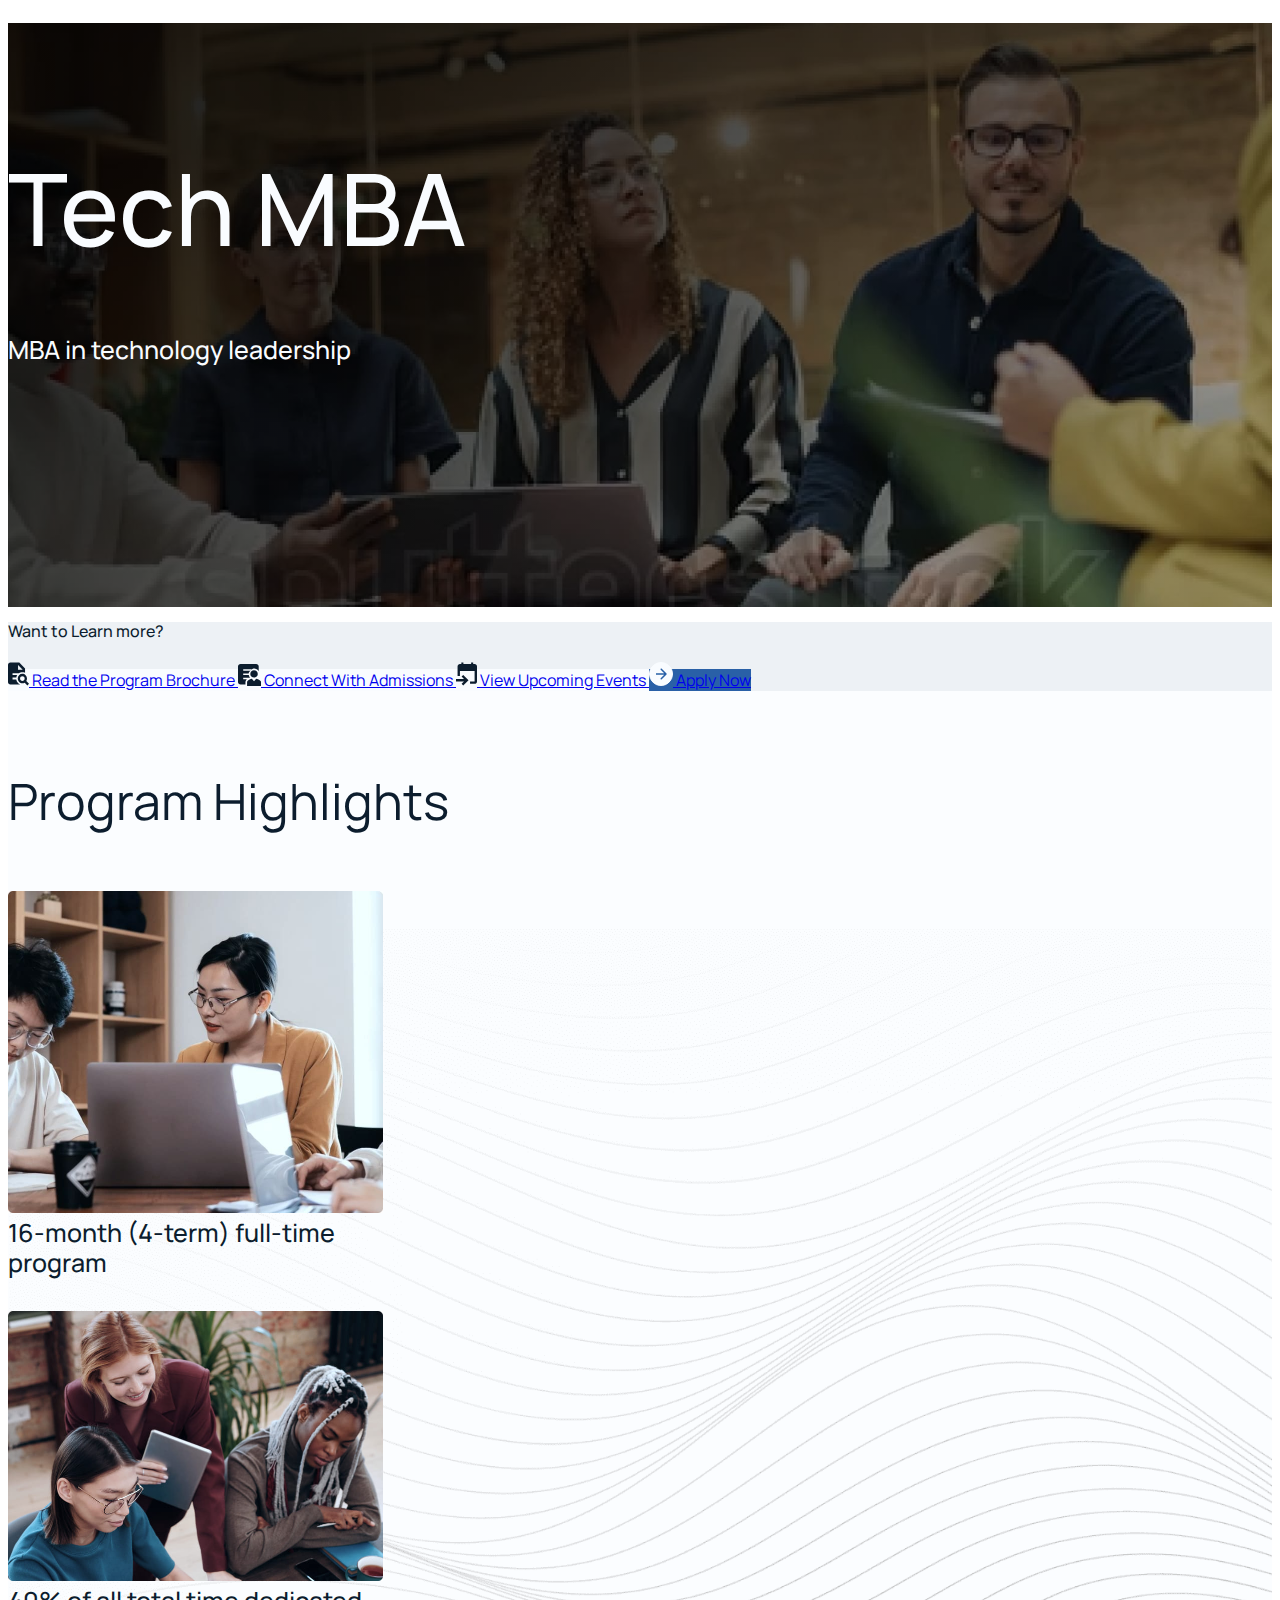
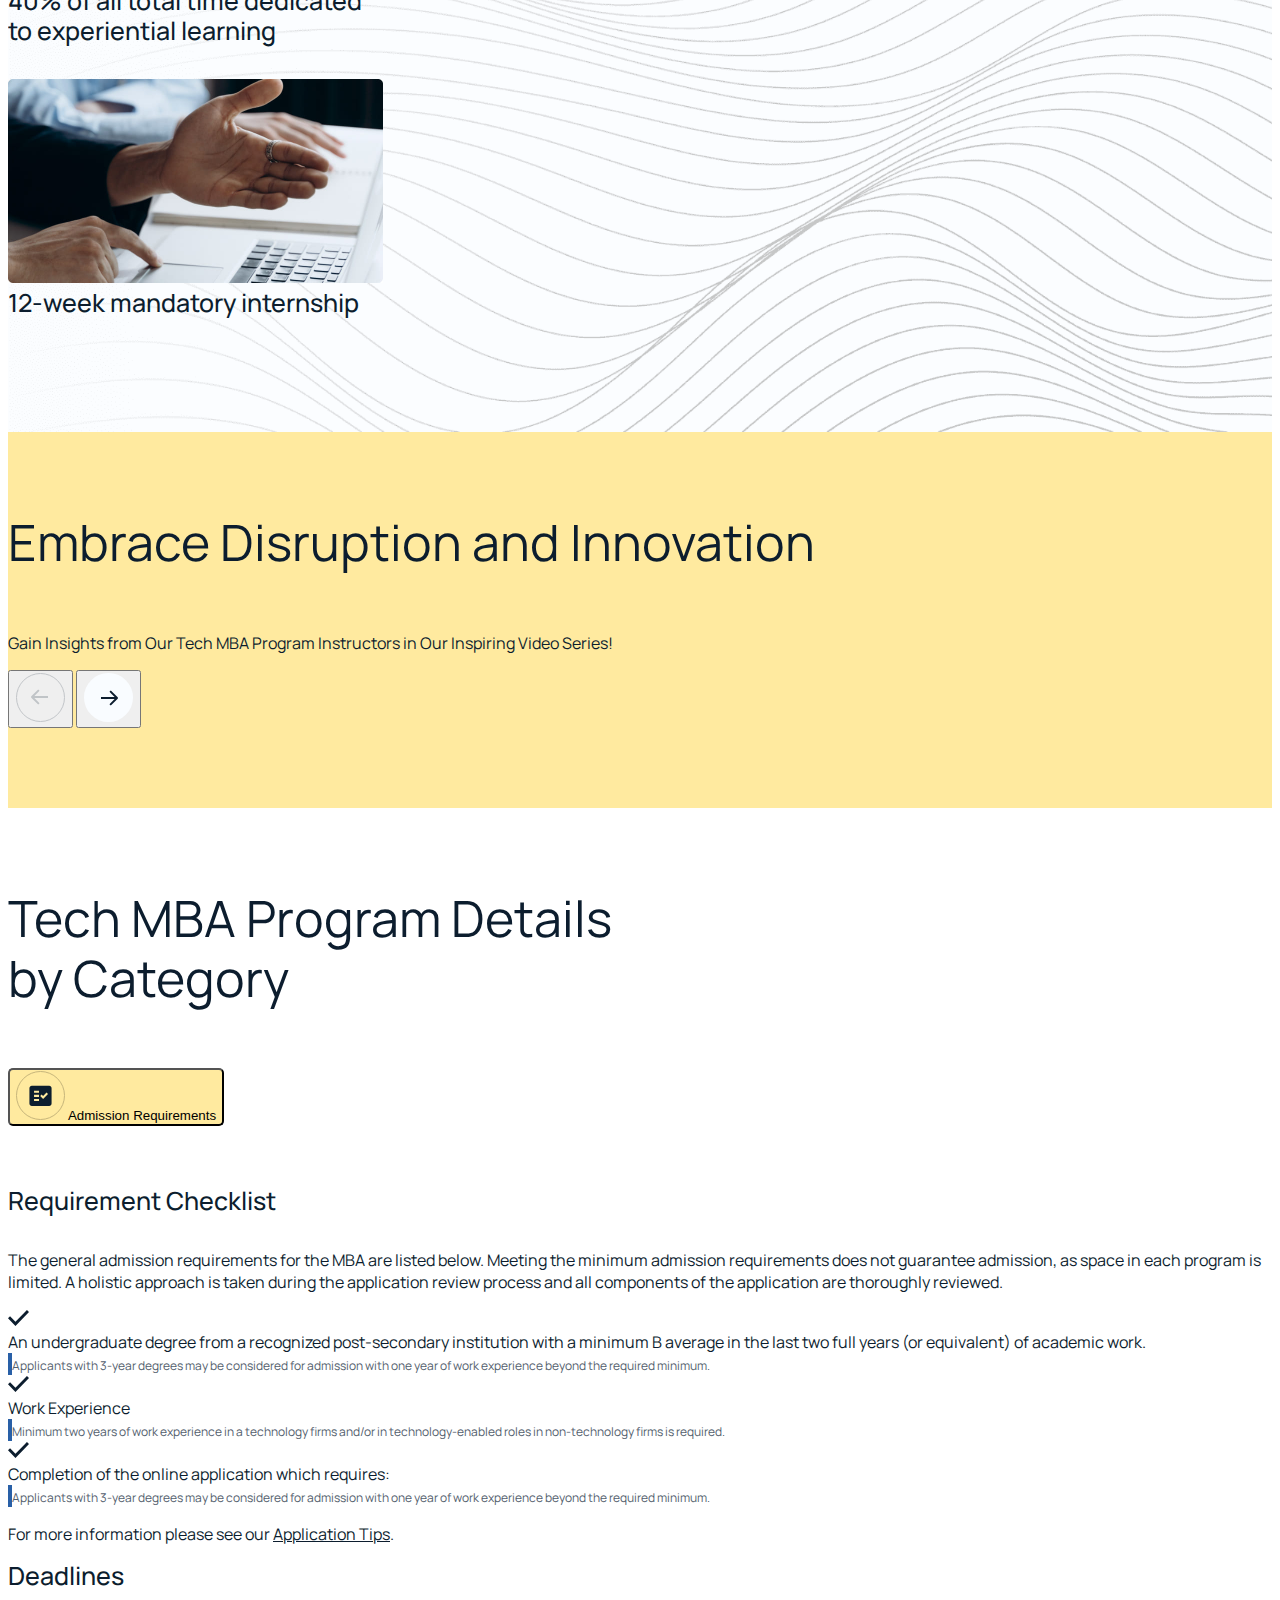
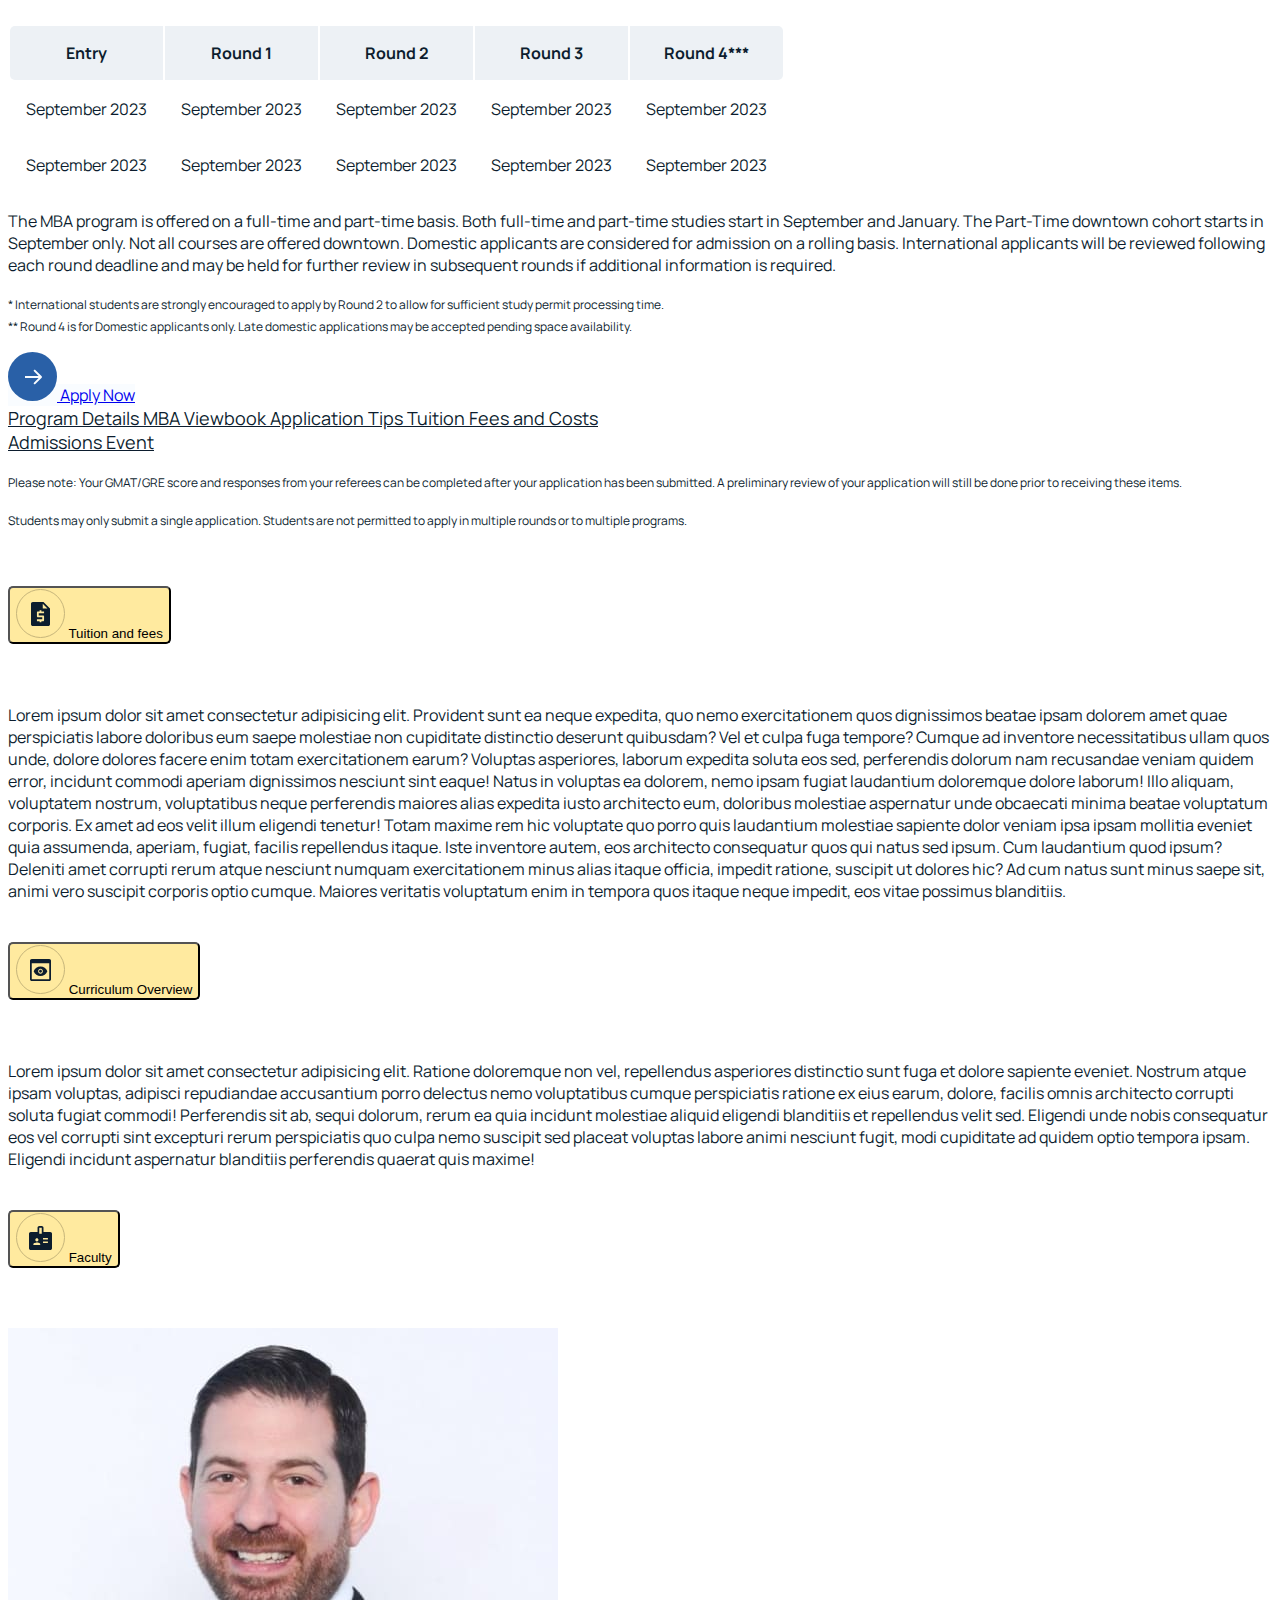
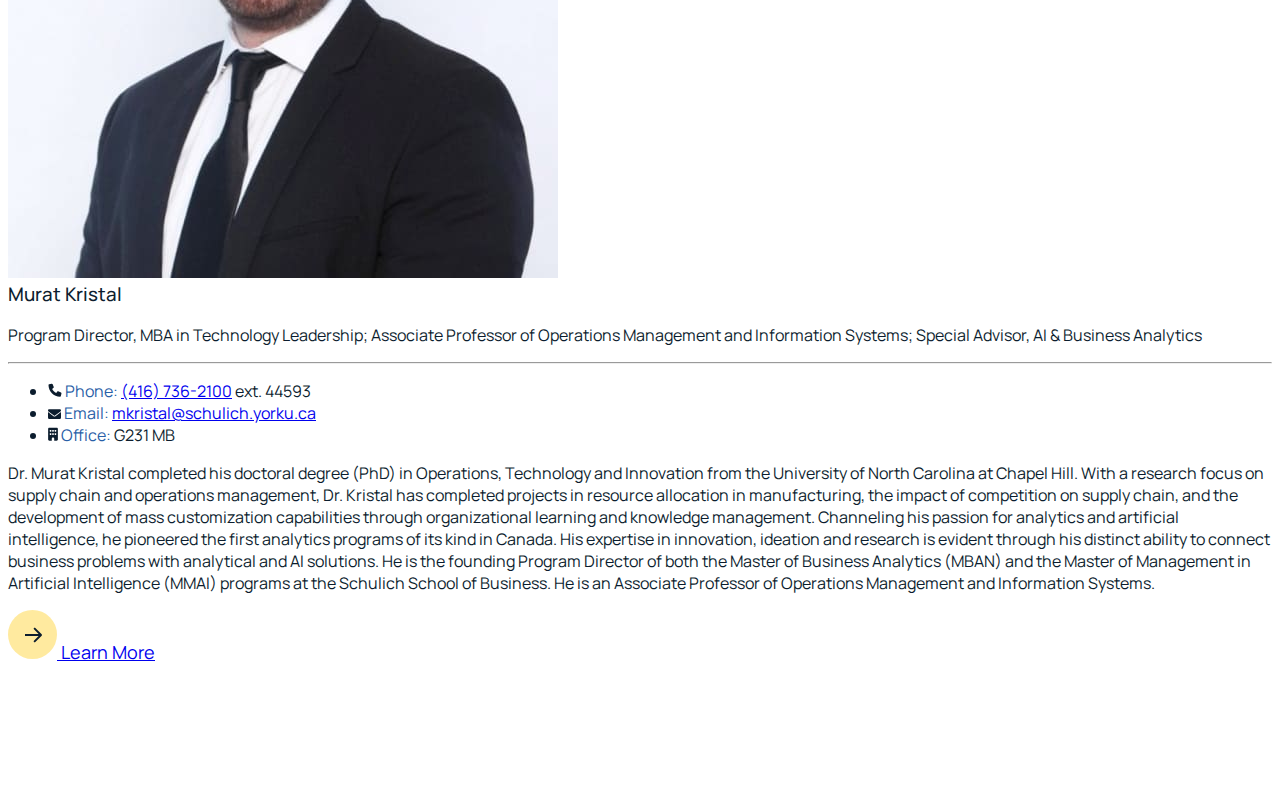
<file: index.html>
<!doctype html>
<html lang="en">
  <head>
    <meta charset="utf-8">
    <meta name="viewport" content="width=device-width, initial-scale=1">
    <title>Tech MBA</title>
    <link href="https://cdn.jsdelivr.net/npm/bootstrap@5.3.0-alpha2/dist/css/bootstrap.min.css" rel="stylesheet" integrity="sha384-aFq/bzH65dt+w6FI2ooMVUpc+21e0SRygnTpmBvdBgSdnuTN7QbdgL+OapgHtvPp" crossorigin="anonymous">

    <link rel="preconnect" href="https://fonts.googleapis.com">
    <link rel="preconnect" href="https://fonts.gstatic.com" crossorigin>
    <link href="https://fonts.googleapis.com/css2?family=Manrope:wght@400;500&display=swap" rel="stylesheet">

    <link rel="stylesheet" href="./css/style.css">
  </head>
  <body>




    <section class="hero-section pt-0">
      <div class="container-fluid">
        <div class="hero-section--block rounded-2">
          <div class="hero-section--blink hero-section--bg-image">
            <div class="hero-section--content">
              <div class="container">
                <h1 class="hero-section--title">
                  Tech MBA
                </h1>
                <h5 class="hero-section--subtitle">
                  MBA in technology leadership
                </h5>
              </div>
            </div>
          </div>
        </div>
      </div>
    </section>







    <section>
      <div class="container-fluid">
        <div class="bg-grey py-4 rounded-2">
          <div class="container">

            <div class="d-flex gap-3 gap-lg-4 justify-content-center align-items-center flex-wrap">
              <h4 class="text-black mb-0">Want to Learn more?</h4>
              <div class="vr"></div>
              <a href="#0" class="btn btn-sm btn-light rounded-pill px-3 py-2">
                <img src="./img/btn-icon-search.svg" alt="" class="me-1">
                Read the Program Brochure
              </a>
              <a href="#0" class="btn btn-sm btn-light rounded-pill px-3 py-2">
                <img src="./img/btn-icon-admissions.svg" alt="" class="me-1">
                Connect With Admissions
              </a>
              <a href="#0" class="btn btn-sm btn-light rounded-pill px-3 py-2">
                <img src="./img/btn-icon-events.svg" alt="" class="me-1">
                View Upcoming Events
              </a>
              <a href="#0" class="btn btn-sm btn-primary rounded-pill px-3 py-2">
                <img src="./img/btn-icon-circle-arr.svg" alt="" class="me-1">
                Apply Now
              </a>
            </div>

          </div>
        </div>
      </div>
    </section>






    <section class="section-padding section-bg-abstract bg-right-bottom">
      <div class="container">
        <h2 class="section-title">
          Program Highlights
        </h2>

        <div class="d-flex row-gap-5 column-gap-4 justify-content-between align-items-start flex-wrap">

          <a href="#0" class="card card-sm rounded-2 border-0">
            <div class="card-img rounded-2 mb-3">
              <img src="./img/program-highlights-img-1.jpg" alt="">
            </div>
            <h4 class="card-title mb-0">
              16-month (4-term) full-time program
            </h4>
          </a>

          <a href="#0" class="card card-sm rounded-2 border-0">
            <div class="card-img rounded-2 mb-3">
              <img src="./img/program-highlights-img-2.jpg" alt="">
            </div>
            <h4 class="card-title mb-0">
              40% of all total time dedicated to experiential learning
            </h4>
          </a>

          <a href="#0" class="card card-sm rounded-2 border-0">
            <div class="card-img rounded-2 mb-3">
              <img src="./img/program-highlights-img-3.jpg" alt="">
            </div>
            <h4 class="card-title mb-0">
              12-week mandatory internship
            </h4>
          </a>

        </div>
      </div>
    </section>










    <section>
      <div class="container-fluid">
        <div class="bg-warning rounded-2 section-padding">
          <div class="container">

            <div class="row justify-content-between">
              <div class="col-lg-4">
                <div class="slider-content--text mb-5">
                  <h2 class="section-title mb-5">
                    Embrace Disruption and Innovation
                  </h2>
                  <p class="mb-5">
                    Gain Insights from Our Tech MBA Program Instructors in Our Inspiring Video Series!
                  </p>
                  <div class="owl-nav-container">
                    <button class="btn btn-outline-light p-0 border-0 rounded-circle news-owl-btn prev js-vidser-btn-prev me-2"><img class="icon-star" src="img/icon-arr-prev.svg" alt=""></button>
                    <button class="btn btn-outline-light p-0 border-0 rounded-circle news-owl-btn next js-vidser-btn-next"><img class="icon-star" src="img/icon-arr-next.svg" alt=""></button>
                  </div>
                </div>
              </div>
              <div class="col-lg-7">
                <div class="js-owl-vidser owl-carousel owl-theme">
                  <div class="item">
                    <div class="slider-content--img-video">
                      <img src="./img/slide-img-1.jpg" alt="" class="rounded-3">
                    </div>
                  </div>
                  
                  <div class="item">
                    <div class="slider-content--img-video rounded-3">
                      <a class="owl-video" href="https://youtu.be/eEzD-Y97ges"></a>
                    </div>
                  </div>
                </div>

              </div>
            </div>

          </div>
        </div>
      </div>
    </section>








    <section class="section-padding">
      <div class="container">

        <h2 class="section-title mb-5">
          Tech MBA Program Details <br class="d-none d-lg-block" > by Category
        </h2>

        <div class="accordion tech-accordion" id="accordionExample">
          <div class="accordion-item">
            <h2 class="accordion-header">
              <button class="accordion-button" type="button" data-bs-toggle="collapse" data-bs-target="#collapseOne" aria-expanded="true" aria-controls="collapseOne">
                <img src="./img/accordion-icon-1.svg" alt="" class="me-3">
                Admission Requirements
              </button>
            </h2>
            <div id="collapseOne" class="accordion-collapse collapse show" data-bs-parent="#accordionExample">
              <div class="accordion-body">
                <h4 class="mb-4 fz-25 text-dark">
                  Requirement Checklist
                </h4>
                <p class="mb-5">
                  The general admission requirements for the MBA are listed below. Meeting the minimum admission requirements does not guarantee admission, as space in each program is limited. A holistic approach is taken during the application review process and all components of the application are thoroughly reviewed. 
                </p>
                <div class="card p-4 mb-3">
                  <div class="d-flex">
                    <div class="flex-shrink-0">
                      <img src="./img/icon-check.svg" alt="">
                    </div>
                    <div class="flex-grow-1 ms-4">
                      <div class="mb-3">
                        An undergraduate degree from a recognized post-secondary institution with a minimum B average in the last two full years (or equivalent) of academic work.
                      </div>
                      <div class="text-grey-1 border-start-primary-4 ps-3">
                        <small>
                          Applicants with 3-year degrees may be considered for admission with one year of work experience beyond the required minimum.
                        </small>
                      </div>
                    </div>
                  </div>
                </div>
                <div class="card p-4 mb-3">
                  <div class="d-flex">
                    <div class="flex-shrink-0">
                      <img src="./img/icon-check.svg" alt="">
                    </div>
                    <div class="flex-grow-1 ms-4">
                      <div class="mb-3">
                        Work Experience
                      </div>
                      <div class="text-grey-1 border-start-primary-4 ps-3">
                        <small>
                          Minimum two years of work experience in a technology firms and/or in technology-enabled roles in non-technology firms is required.
                        </small>
                      </div>
                    </div>
                  </div>
                </div>
                <div class="card p-4 mb-4">
                  <div class="d-flex">
                    <div class="flex-shrink-0">
                      <img src="./img/icon-check.svg" alt="">
                    </div>
                    <div class="flex-grow-1 ms-4">
                      <div class="mb-3">
                        Completion of the online application which requires:
                      </div>
                      <div class="text-grey-1 border-start-primary-4 ps-3">
                        <small>
                          Applicants with 3-year degrees may be considered for admission with one year of work experience beyond the required minimum.
                        </small>
                      </div>
                    </div>
                  </div>
                </div>
                <p class="mb-5">
                  For more information please see our <a href="#0" class="text-color-inherit fw-medium">Application Tips</a>.
                </p>
                <h4 class="mb-4 fz-25 text-dark">
                  Deadlines
                </h4>
                <div class="table-responsive mb-5">
                  <table class="table table-hover table-borderless">
                    <thead>
                      <tr class="bg-grey rounded-3">
                        <th scope="col">Entry</th>
                        <th scope="col">Round 1</th>
                        <th scope="col">Round 2</th>
                        <th scope="col">Round 3</th>
                        <th scope="col">Round 4***</th>
                      </tr>
                    </thead>
                    <tbody>
                      <tr>
                        <td>September 2023</td>
                        <td>September 2023</td>
                        <td>September 2023</td>
                        <td>September 2023</td>
                        <td>September 2023</td>
                      </tr>
                      <tr>
                        <td>September 2023</td>
                        <td>September 2023</td>
                        <td>September 2023</td>
                        <td>September 2023</td>
                        <td>September 2023</td>
                      </tr>
                    </tbody>
                  </table>
                </div>
                <p class="mb-4">
                  The MBA program is offered on a full-time and part-time basis. Both full-time and part-time studies start in September and January. The Part-Time downtown cohort starts in September only. Not all courses are offered downtown. Domestic applicants are considered for admission on a rolling basis. International applicants will be reviewed following each round deadline and may be held for further review in subsequent rounds if additional information is required.
                </p>
                <p class="mb-5">
                  <small>
                    * International students are strongly encouraged to apply by Round 2 to allow for sufficient study permit processing time.
                    <br>
                    ** Round 4 is for Domestic applicants only. Late domestic applications may be accepted pending space availability.
                  </small>
                </p>
                <div class="">
                  <div class="">
                    <div class="mb-5 d-flex align-items-center justify-content-start flex-wrap gap-5">
                      <a href="#0" class="btn btn-light rounded-3 px-3 py-2 d-inline-block">
                        <img src="./img/icon-circle-arr-blue.svg" alt="" class="me-2">
                        Apply Now
                      </a>
                      <div class="mw-600 d-flex align-items-center justify-content-start flex-wrap row-gap-2 column-gap-5">
                        <a href="#0" class="fz-18 text-decoration-underline text-black fw-normal text-color-inherit">
                          Program Details
                        </a>
                        <a href="#0" class="fz-18 text-decoration-underline text-black fw-normal text-color-inherit">
                          MBA Viewbook
                        </a>
                        <a href="#0" class="fz-18 text-decoration-underline text-black fw-normal text-color-inherit">
                          Application Tips
                        </a>
                        <a href="#0" class="fz-18 text-decoration-underline text-black fw-normal text-color-inherit">
                          Tuition Fees and Costs
                        </a>
                        <a href="#0" class="fz-18 text-decoration-underline text-black fw-normal text-color-inherit">
                          Admissions Event
                        </a>
                      </div>
                    </div>
                  </div>
                </div>
                <p class="mb-3">
                  <small>
                    Please note: Your GMAT/GRE score and responses from your referees can be completed after your application has been submitted. A preliminary review of your application will still be done prior to receiving these items.
                  </small>
                </p>
                <p class="mb-0">
                  <small>
                    Students may only submit a single application. Students are not permitted to apply in multiple rounds or to multiple programs.
                  </small>
                </p>
              </div>
            </div>
          </div>

          <div class="accordion-item">
            <h2 class="accordion-header">
              <button class="accordion-button collapsed" type="button" data-bs-toggle="collapse" data-bs-target="#collapseTwo" aria-expanded="false" aria-controls="collapseTwo">
                <img src="./img/accordion-icon-2.svg" alt="" class="me-3">
                Tuition and fees
              </button>
            </h2>
            <div id="collapseTwo" class="accordion-collapse collapse" data-bs-parent="#accordionExample">
              <div class="accordion-body">
                Lorem ipsum dolor sit amet consectetur adipisicing elit. Provident sunt ea neque expedita, quo nemo exercitationem quos dignissimos beatae ipsam dolorem amet quae perspiciatis labore doloribus eum saepe molestiae non cupiditate distinctio deserunt quibusdam? Vel et culpa fuga tempore? Cumque ad inventore necessitatibus ullam quos unde, dolore dolores facere enim totam exercitationem earum? Voluptas asperiores, laborum expedita soluta eos sed, perferendis dolorum nam recusandae veniam quidem error, incidunt commodi aperiam dignissimos nesciunt sint eaque! Natus in voluptas ea dolorem, nemo ipsam fugiat laudantium doloremque dolore laborum! Illo aliquam, voluptatem nostrum, voluptatibus neque perferendis maiores alias expedita iusto architecto eum, doloribus molestiae aspernatur unde obcaecati minima beatae voluptatum corporis. Ex amet ad eos velit illum eligendi tenetur! Totam maxime rem hic voluptate quo porro quis laudantium molestiae sapiente dolor veniam ipsa ipsam mollitia eveniet quia assumenda, aperiam, fugiat, facilis repellendus itaque. Iste inventore autem, eos architecto consequatur quos qui natus sed ipsum. Cum laudantium quod ipsum? Deleniti amet corrupti rerum atque nesciunt numquam exercitationem minus alias itaque officia, impedit ratione, suscipit ut dolores hic? Ad cum natus sunt minus saepe sit, animi vero suscipit corporis optio cumque. Maiores veritatis voluptatum enim in tempora quos itaque neque impedit, eos vitae possimus blanditiis.
              </div>
            </div>
          </div>

          <div class="accordion-item">
            <h2 class="accordion-header">
              <button class="accordion-button collapsed" type="button" data-bs-toggle="collapse" data-bs-target="#collapseThree" aria-expanded="false" aria-controls="collapseThree">
                <img src="./img/accordion-icon-3.svg" alt="" class="me-3">
                Curriculum Overview
              </button>
            </h2>
            <div id="collapseThree" class="accordion-collapse collapse" data-bs-parent="#accordionExample">
              <div class="accordion-body">
                Lorem ipsum dolor sit amet consectetur adipisicing elit. Ratione doloremque non vel, repellendus asperiores distinctio sunt fuga et dolore sapiente eveniet. Nostrum atque ipsam voluptas, adipisci repudiandae accusantium porro delectus nemo voluptatibus cumque perspiciatis ratione ex eius earum, dolore, facilis omnis architecto corrupti soluta fugiat commodi! Perferendis sit ab, sequi dolorum, rerum ea quia incidunt molestiae aliquid eligendi blanditiis et repellendus velit sed. Eligendi unde nobis consequatur eos vel corrupti sint excepturi rerum perspiciatis quo culpa nemo suscipit sed placeat voluptas labore animi nesciunt fugit, modi cupiditate ad quidem optio tempora ipsam. Eligendi incidunt aspernatur blanditiis perferendis quaerat quis maxime!
              </div>
            </div>
          </div>

          <div class="accordion-item">
            <h2 class="accordion-header">
              <button class="accordion-button collapsed" type="button" data-bs-toggle="collapse" data-bs-target="#collapseFour" aria-expanded="false" aria-controls="collapseFour">
                <img src="./img/accordion-icon-4.svg" alt="" class="me-3">
                Faculty
              </button>
            </h2>
            <div id="collapseFour" class="accordion-collapse collapse" data-bs-parent="#accordionExample">
              <div class="accordion-body">
                <div class="row">
                  <div class="col-lg-4">
                    <img src="./img/photo-Murat-Kristal.jpg" alt="" class="img-fluid rounded-3 mb-4 mb-lg-0">
                  </div>
                  <div class="col-lg-8 ps-lg-5">
                    <h3 class="mb-3 mb-lg-4">
                      Murat Kristal
                    </h3>
                    <p>
                      Program Director, MBA in Technology Leadership; Associate Professor of Operations Management and Information Systems; Special Advisor, AI & Business Analytics
                    </p>
                    <hr>
                    <ul class="list-unstyled mb-4 mb-lg-5">
                      <li class="d-flex mb-2">
                        <img src="./img/icon-phone.svg" alt="" class="me-2">
                        <span class="text-primary me-2">Phone: </span><a href="tel:(416) 736-2100" class="text-reset text-decoration-none">(416) 736-2100</a> ext. 44593
                      </li>
                      <li class="d-flex mb-2">
                        <img src="./img/icon-mail.svg" alt="" class="me-2">
                        <span class="text-primary me-2">Email: </span><a href="mailto:mkristal@schulich.yorku.ca" class="text-reset">mkristal@schulich.yorku.ca</a>
                      </li>
                      <li class="d-flex mb-0">
                        <img src="./img/icon-office.svg" alt="" class="me-2">
                        <span class="text-primary me-2">Office: </span>G231 MB
                      </li>
                    </ul>
                    <p class="mb-4 mb-lg-5">
                      Dr. Murat Kristal completed his doctoral degree (PhD) in Operations, Technology and Innovation from the University of North Carolina at Chapel Hill. With a research focus on supply chain and operations management, Dr. Kristal has completed projects in resource allocation in manufacturing, the impact of competition on supply chain, and the development of mass customization capabilities through organizational learning and knowledge management. Channeling his passion for analytics and artificial intelligence, he pioneered the first analytics programs of its kind in Canada. His expertise in innovation, ideation and research is evident through his distinct ability to connect business problems with analytical and AI solutions. He is the founding Program Director of both the Master of Business Analytics (MBAN) and the Master of Management in Artificial Intelligence (MMAI) programs at the Schulich School of Business. He is an Associate Professor of Operations Management and Information Systems.
                    </p>
                    <a href="https://schulich.yorku.ca/faculty/murat-kristal/" class="btn btn-link btn-lg p-0 text-decoration-none text-dark">
                      <img src="./img/icon-circle-arr-yellow.svg" alt="" class="me-2">
                      Learn More
                    </a>
                  </div>
                </div>
                
              </div>
            </div>
          </div>
        </div>
      </div>
    </section>








    <script src="https://cdn.jsdelivr.net/npm/bootstrap@5.3.0-alpha2/dist/js/bootstrap.bundle.min.js" integrity="sha384-qKXV1j0HvMUeCBQ+QVp7JcfGl760yU08IQ+GpUo5hlbpg51QRiuqHAJz8+BrxE/N" crossorigin="anonymous"></script>

    <script src="https://code.jquery.com/jquery-3.6.4.min.js" integrity="sha256-oP6HI9z1XaZNBrJURtCoUT5SUnxFr8s3BzRl+cbzUq8=" crossorigin="anonymous"></script>

    <script src="./js/owl.carousel.min.js"></script>

    <script>
      let owlVideoSeries = $('.js-owl-vidser');
      owlVideoSeries.owlCarousel({
          loop:true,
          margin:40,
          nav:false,
          dots:true,
          autoplay:true,
          autoplayTimeout:3000,
          autoplayHoverPause:true,
          video:true,
          lazyLoad:true,
          center:true,
          responsive:{
            0:{
                items:1
              },
              600:{
                  items:1
              },
              1000:{
                  items:1
              }
          }
      });
      $('.js-vidser-btn-prev').click(function (event) {
        event.preventDefault();
        owlVideoSeries.trigger('prev.owl.carousel');
      });
      $('.js-vidser-btn-next').click(function (event) {
        event.preventDefault();
        owlVideoSeries.trigger('next.owl.carousel');
      });


    </script>
  </body>
</html>
</file>
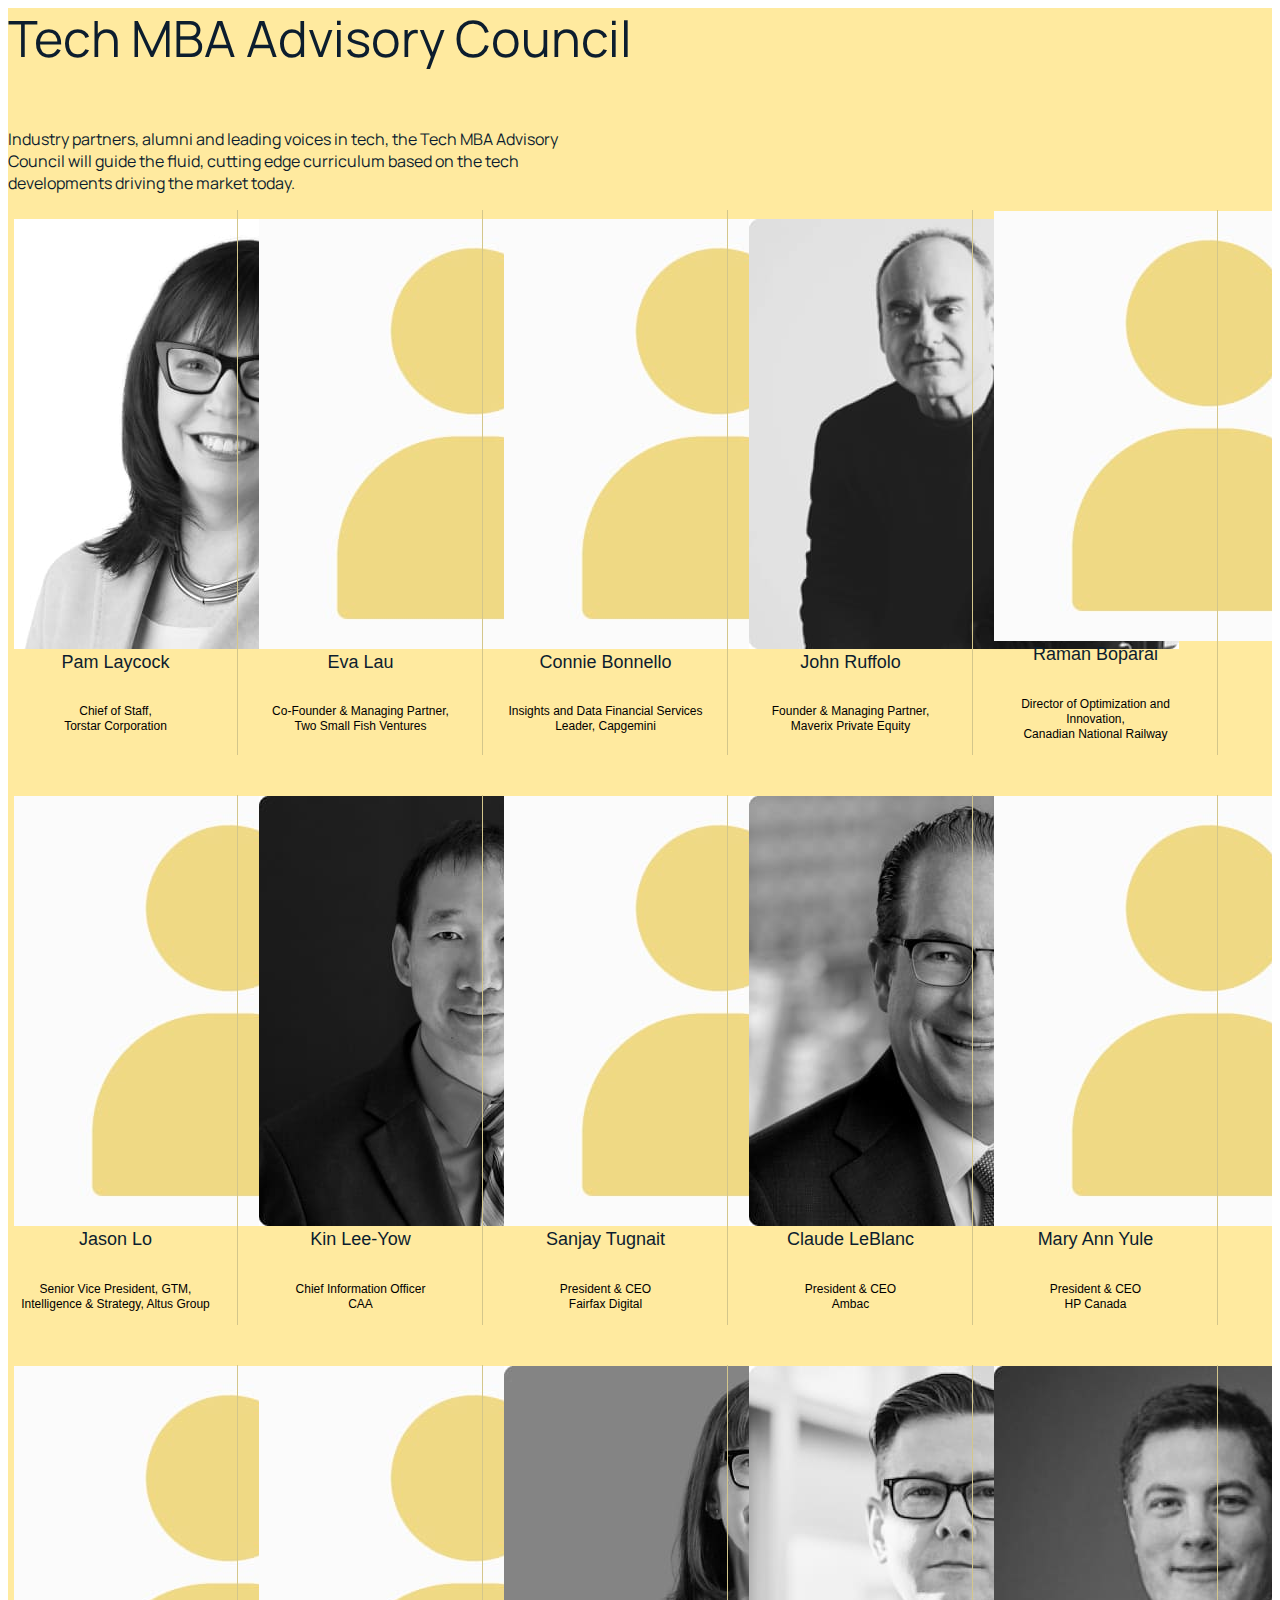
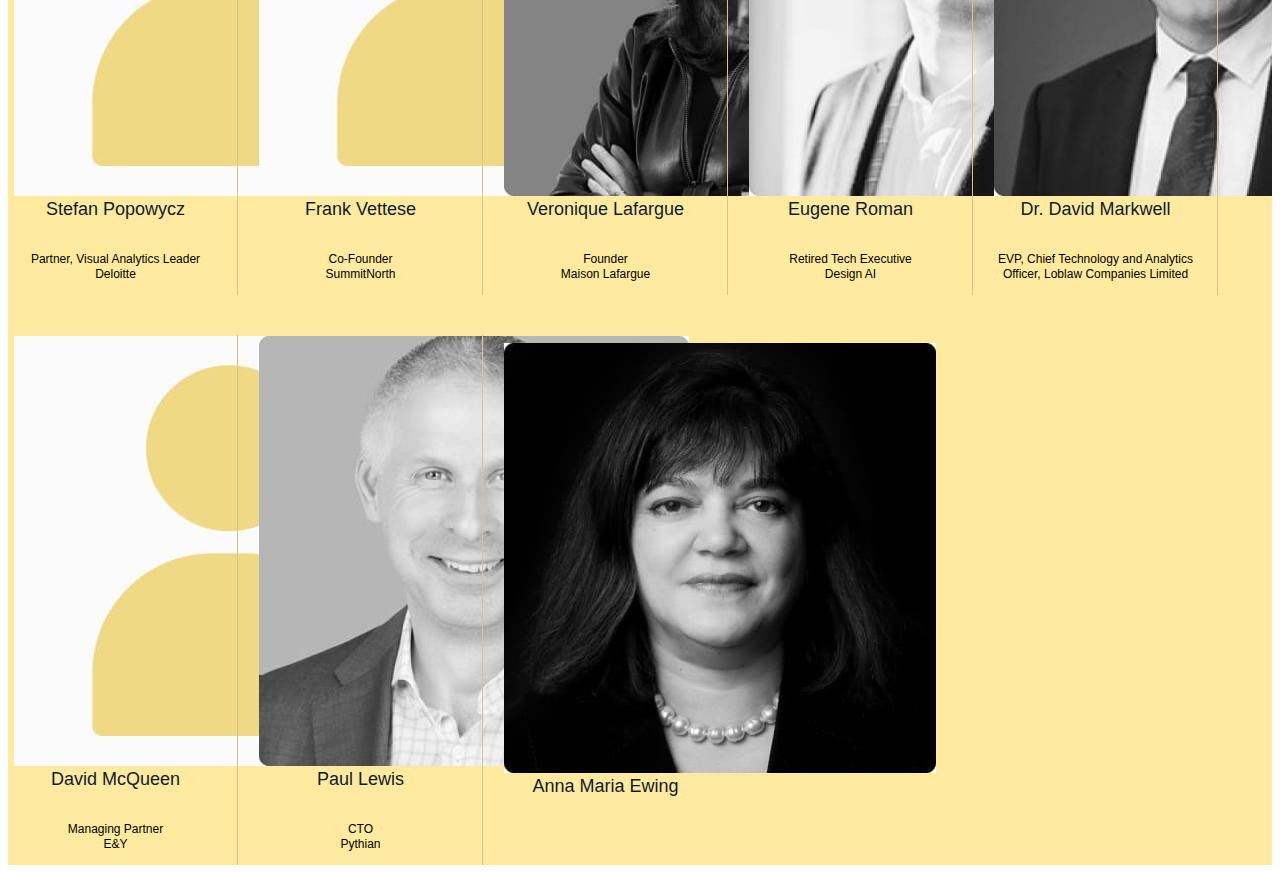
<file: cards.html>
<!doctype html>
<html lang="en">
  <head>
    <meta charset="utf-8">
    <meta name="viewport" content="width=device-width, initial-scale=1">
    <title>Tech MBA</title>
    <link href="https://cdn.jsdelivr.net/npm/bootstrap@5.3.0-alpha2/dist/css/bootstrap.min.css" rel="stylesheet" integrity="sha384-aFq/bzH65dt+w6FI2ooMVUpc+21e0SRygnTpmBvdBgSdnuTN7QbdgL+OapgHtvPp" crossorigin="anonymous">

    <link rel="preconnect" href="https://fonts.googleapis.com">
    <link rel="preconnect" href="https://fonts.gstatic.com" crossorigin>
    <link href="https://fonts.googleapis.com/css2?family=Manrope:wght@400;500&display=swap" rel="stylesheet">

    <link rel="stylesheet" href="./css/style.css">
  </head>
  <body>



    <section>
      <div class="container-fluid">
        <div class="bg-warning py-5 rounded-2">
          <div class="container">
            
            <h2 class="section-title mb-5">
              Tech MBA Advisory Council
            </h2>
            <p class="mb-4 mb-lg-5">
              Industry partners, alumni and leading voices in tech, the Tech MBA Advisory <br class="d-none d-lg-block"> Council will guide the fluid, cutting edge curriculum based on the tech <br class="d-none d-lg-block"> developments driving the market today.
            </p>
            <div class="cards-team-container">
              <button class="card card-sm rounded-3 card-team card-team--line text-start" type="button" data-bs-toggle="modal" data-bs-target="#modalPamLaycock">
                <img src="./img/card-photo-pam-laycock.jpg" alt="" class="mb-3 rounded-3 img-fluid">
                <h5 class="smaller mt-0 mb-2 fz-18 fw-medium">
                  Pam Laycock
                </h5>
                <p class="mb-0 lh-1">
                  <small>
                    Chief of Staff,  
                    <br>
                    Torstar Corporation
                  </small>
                </p>
              </button>
              <button class="card card-sm rounded-3 card-team card-team--line text-start">
                <img src="./img/card-photo-placeholder.jpg" alt="" class="mb-3 rounded-3 img-fluid">
                <h5 class="smaller mt-0 mb-2 fz-18 fw-medium">
                  Eva Lau
                </h5>
                <p class="mb-0 lh-1">
                  <small>
                    Co-Founder & Managing Partner,
                    <br>
                    Two Small Fish Ventures
                  </small>
                </p>
              </button>
              <button class="card card-sm rounded-3 card-team card-team--line text-start">
                <img src="./img/card-photo-placeholder.jpg" alt="" class="mb-3 rounded-3 img-fluid">
                <h5 class="smaller mt-0 mb-2 fz-18 fw-medium">
                  Connie Bonnello
                </h5>
                <p class="mb-0 lh-1">
                  <small>
                    Insights and Data Financial Services 
                    <br>
                    Leader, Capgemini
                  </small>
                </p>
              </button>
              <button class="card card-sm rounded-3 card-team card-team--line text-start">
                <img src="./img/card-photo-john-ruffolo.jpg" alt="" class="mb-3 rounded-3 img-fluid">
                <h5 class="smaller mt-0 mb-2 fz-18 fw-medium">
                  John Ruffolo
                </h5>
                <p class="mb-0 lh-1">
                  <small>
                    Founder & Managing Partner, 
                    <br>
                    Maverix Private Equity
                  </small>
                </p>
              </button>
              <button class="card card-sm rounded-3 card-team card-team--line text-start">
                <img src="./img/card-photo-placeholder.jpg" alt="" class="mb-3 rounded-3 img-fluid">
                <h5 class="smaller mt-0 mb-2 fz-18 fw-medium">
                  Raman Boparai
                </h5>
                <p class="mb-0 lh-1">
                  <small>
                    Director of Optimization and Innovation, 
                    <br>
                    Canadian National Railway
                  </small>
                </p>
              </button>
              <button class="card card-sm rounded-3 card-team card-team--line text-start">
                <img src="./img/card-photo-placeholder.jpg" alt="" class="mb-3 rounded-3 img-fluid">
                <h5 class="smaller mt-0 mb-2 fz-18 fw-medium">
                  Jason Lo
                </h5>
                <p class="mb-0 lh-1">
                  <small>
                    Senior Vice President, GTM, 
                    <br>
                    Intelligence & Strategy, Altus Group
                  </small>
                </p>
              </button>
              <button class="card card-sm rounded-3 card-team card-team--line text-start">
                <img src="./img/card-photo-kin-lee-yow.jpg" alt="" class="mb-3 rounded-3 img-fluid">
                <h5 class="smaller mt-0 mb-2 fz-18 fw-medium">
                  Kin Lee-Yow
                </h5>
                <p class="mb-0 lh-1">
                  <small>
                    Chief Information Officer 
                    <br>
                    CAA
                  </small>
                </p>
              </button>
              <button class="card card-sm rounded-3 card-team card-team--line text-start">
                <img src="./img/card-photo-placeholder.jpg" alt="" class="mb-3 rounded-3 img-fluid">
                <h5 class="smaller mt-0 mb-2 fz-18 fw-medium">
                  Sanjay Tugnait
                </h5>
                <p class="mb-0 lh-1">
                  <small>
                    President & CEO
                    <br>
                    Fairfax Digital
                  </small>
                </p>
              </button>
              <button class="card card-sm rounded-3 card-team card-team--line text-start">
                <img src="./img/card-photo-claude-leblanc.jpg" alt="" class="mb-3 rounded-3 img-fluid">
                <h5 class="smaller mt-0 mb-2 fz-18 fw-medium">
                  Claude LeBlanc
                </h5>
                <p class="mb-0 lh-1">
                  <small>
                    President & CEO
                    <br>
                    Ambac
                  </small>
                </p>
              </button>
              <button class="card card-sm rounded-3 card-team card-team--line text-start">
                <img src="./img/card-photo-placeholder.jpg" alt="" class="mb-3 rounded-3 img-fluid">
                <h5 class="smaller mt-0 mb-2 fz-18 fw-medium">
                  Mary Ann Yule
                </h5>
                <p class="mb-0 lh-1">
                  <small>
                    President & CEO
                    <br>
                    HP Canada
                  </small>
                </p>
              </button>
              <button class="card card-sm rounded-3 card-team card-team--line text-start">
                <img src="./img/card-photo-placeholder.jpg" alt="" class="mb-3 rounded-3 img-fluid">
                <h5 class="smaller mt-0 mb-2 fz-18 fw-medium">
                  Stefan Popowycz 
                </h5>
                <p class="mb-0 lh-1">
                  <small>
                    Partner, Visual Analytics Leader 
                    <br>
                    Deloitte
                  </small>
                </p>
              </button>
              <button class="card card-sm rounded-3 card-team card-team--line text-start">
                <img src="./img/card-photo-placeholder.jpg" alt="" class="mb-3 rounded-3 img-fluid">
                <h5 class="smaller mt-0 mb-2 fz-18 fw-medium">
                  Frank Vettese 
                </h5>
                <p class="mb-0 lh-1">
                  <small>
                    Co-Founder 
                    <br>
                    SummitNorth
                  </small>
                </p>
              </button>
              <button class="card card-sm rounded-3 card-team card-team--line text-start">
                <img src="./img/card-photo-veronique-lafargue.jpg" alt="" class="mb-3 rounded-3 img-fluid">
                <h5 class="smaller mt-0 mb-2 fz-18 fw-medium">
                  Veronique Lafargue
                </h5>
                <p class="mb-0 lh-1">
                  <small>
                    Founder
                    <br>
                    Maison Lafargue
                  </small>
                </p>
              </button>
              <button class="card card-sm rounded-3 card-team card-team--line text-start">
                <img src="./img/card-photo-eugene-roman.jpg" alt="" class="mb-3 rounded-3 img-fluid">
                <h5 class="smaller mt-0 mb-2 fz-18 fw-medium">
                  Eugene Roman
                </h5>
                <p class="mb-0 lh-1">
                  <small>
                    Retired Tech Executive
                    <br>
                    Design AI
                  </small>
                </p>
              </button>
              <button class="card card-sm rounded-3 card-team card-team--line text-start">
                <img src="./img/card-photo-dr-david-markwell.jpg" alt="" class="mb-3 rounded-3 img-fluid">
                <h5 class="smaller mt-0 mb-2 fz-18 fw-medium">
                  Dr. David Markwell
                </h5>
                <p class="mb-0 lh-1">
                  <small>
                    EVP, Chief Technology and Analytics 
                    <br>
                    Officer, Loblaw Companies Limited
                  </small>
                </p>
              </button>
              <button class="card card-sm rounded-3 card-team card-team--line text-start">
                <img src="./img/card-photo-placeholder.jpg" alt="" class="mb-3 rounded-3 img-fluid">
                <h5 class="smaller mt-0 mb-2 fz-18 fw-medium">
                  David McQueen
                </h5>
                <p class="mb-0 lh-1">
                  <small>
                    Managing Partner
                    <br>
                    E&Y
                  </small>
                </p>
              </button>
              <button class="card card-sm rounded-3 card-team card-team--line text-start">
                <img src="./img/card-photo-paul-lewis.jpg" alt="" class="mb-3 rounded-3 img-fluid">
                <h5 class="smaller mt-0 mb-2 fz-18 fw-medium">
                  Paul Lewis
                </h5>
                <p class="mb-0 lh-1">
                  <small>
                    CTO
                    <br>
                    Pythian
                  </small>
                </p>
              </button>
              <button class="card card-sm rounded-3 card-team card-team--line text-start">
                <img src="./img/card-photo-anna-maria-ewing.jpg" alt="" class="mb-3 rounded-3 img-fluid">
                <h5 class="smaller mt-0 mb-2 fz-18 fw-medium">
                  Anna Maria Ewing
                </h5>
                <p class="mb-0 lh-1">
                  <small>
                    <br>
                  </small>
                </p>
              </button>
            </div>
          </div>
        </div>
      </div>
    </section>


    <!-- Modal -->
    <div class="modal modalst fade" id="modalPamLaycock" data-bs-backdrop="static" data-bs-keyboard="false" tabindex="-1" aria-hidden="true">
      <div class="modal-dialog modalst-dialog modal-lg modalst-lg modal-dialog-centered modalst-dialog-centered">
        <div class="modal-content modalst-content">
          <div class="modal-body modalst-body">
            <button type="button" class="btn-close btn-close-right-top" data-bs-dismiss="modal" aria-label="Close"></button>
            <div class="d-block d-lg-flex">
              <div class="w-min-md-275 bg-warning p-3 p-lg-4 rounded-2">
                <div class="card card-sm rounded-3 border-0 text-start p-0">
                  <img src="./img/card-photo-pam-laycock.jpg" alt="" class="mb-3 rounded-3 img-fluid">
                  <h5 class="smaller mt-0 mb-2 fz-18 fw-medium">
                    Pam Laycock
                  </h5>
                  <p class="mb-0 lh-1">
                    <small>
                      Chief of Staff,  
                      <br>
                      Torstar Corporation
                    </small>
                  </p>
                </div>
              </div>
              <div class="p-3 px-0 p-lg-4 px-xl-5">
                <p class="mb-3">
                  Lorem ipsum dolor sit amet consectetur adipisicing elit. Cumque omnis delectus, excepturi ullam velit amet minus cupiditate laudantium praesentium repellat assumenda exercitationem distinctio id temporibus quisquam labore? Molestias, quia et!
                </p>
                <p class="mb-3">
                  Lorem ipsum dolor sit, amet consectetur adipisicing elit. Dolorem incidunt beatae quisquam ea numquam repellendus eos qui. Libero ullam obcaecati quo. Excepturi nemo, est porro provident quas suscipit esse nesciunt labore id ab blanditiis laudantium? Commodi iure placeat iusto, rerum voluptatem, facilis vero ullam nesciunt earum inventore nisi impedit ut repellendus eligendi?
                </p>
                <p class="mb-3">
                  Lorem ipsum dolor sit amet consectetur adipisicing elit. Quasi qui vero consectetur aut, veritatis nam! Sint molestias repellendus aut libero, itaque minus qui veniam nisi excepturi quae. Eum, deserunt illo?
                </p>
                <p class="mb-3">
                  Lorem ipsum dolor sit amet consectetur adipisicing elit. Atque aliquid repellat impedit deserunt, quos ab ratione repellendus nobis molestiae sunt sapiente eaque. Dicta, odit. Sunt labore cumque quos veritatis ad aperiam eos, iure debitis, officiis perspiciatis iste delectus quidem nemo eligendi ipsum recusandae deserunt impedit totam repudiandae nobis molestias!
                </p>
              </div>
            </div>
          </div>
        </div>
      </div>
    </div>






    <script src="https://cdn.jsdelivr.net/npm/bootstrap@5.3.0-alpha2/dist/js/bootstrap.bundle.min.js" integrity="sha384-qKXV1j0HvMUeCBQ+QVp7JcfGl760yU08IQ+GpUo5hlbpg51QRiuqHAJz8+BrxE/N" crossorigin="anonymous"></script>

    <script src="https://code.jquery.com/jquery-3.6.4.min.js" integrity="sha256-oP6HI9z1XaZNBrJURtCoUT5SUnxFr8s3BzRl+cbzUq8=" crossorigin="anonymous"></script>


  </body>
</html>
</file>
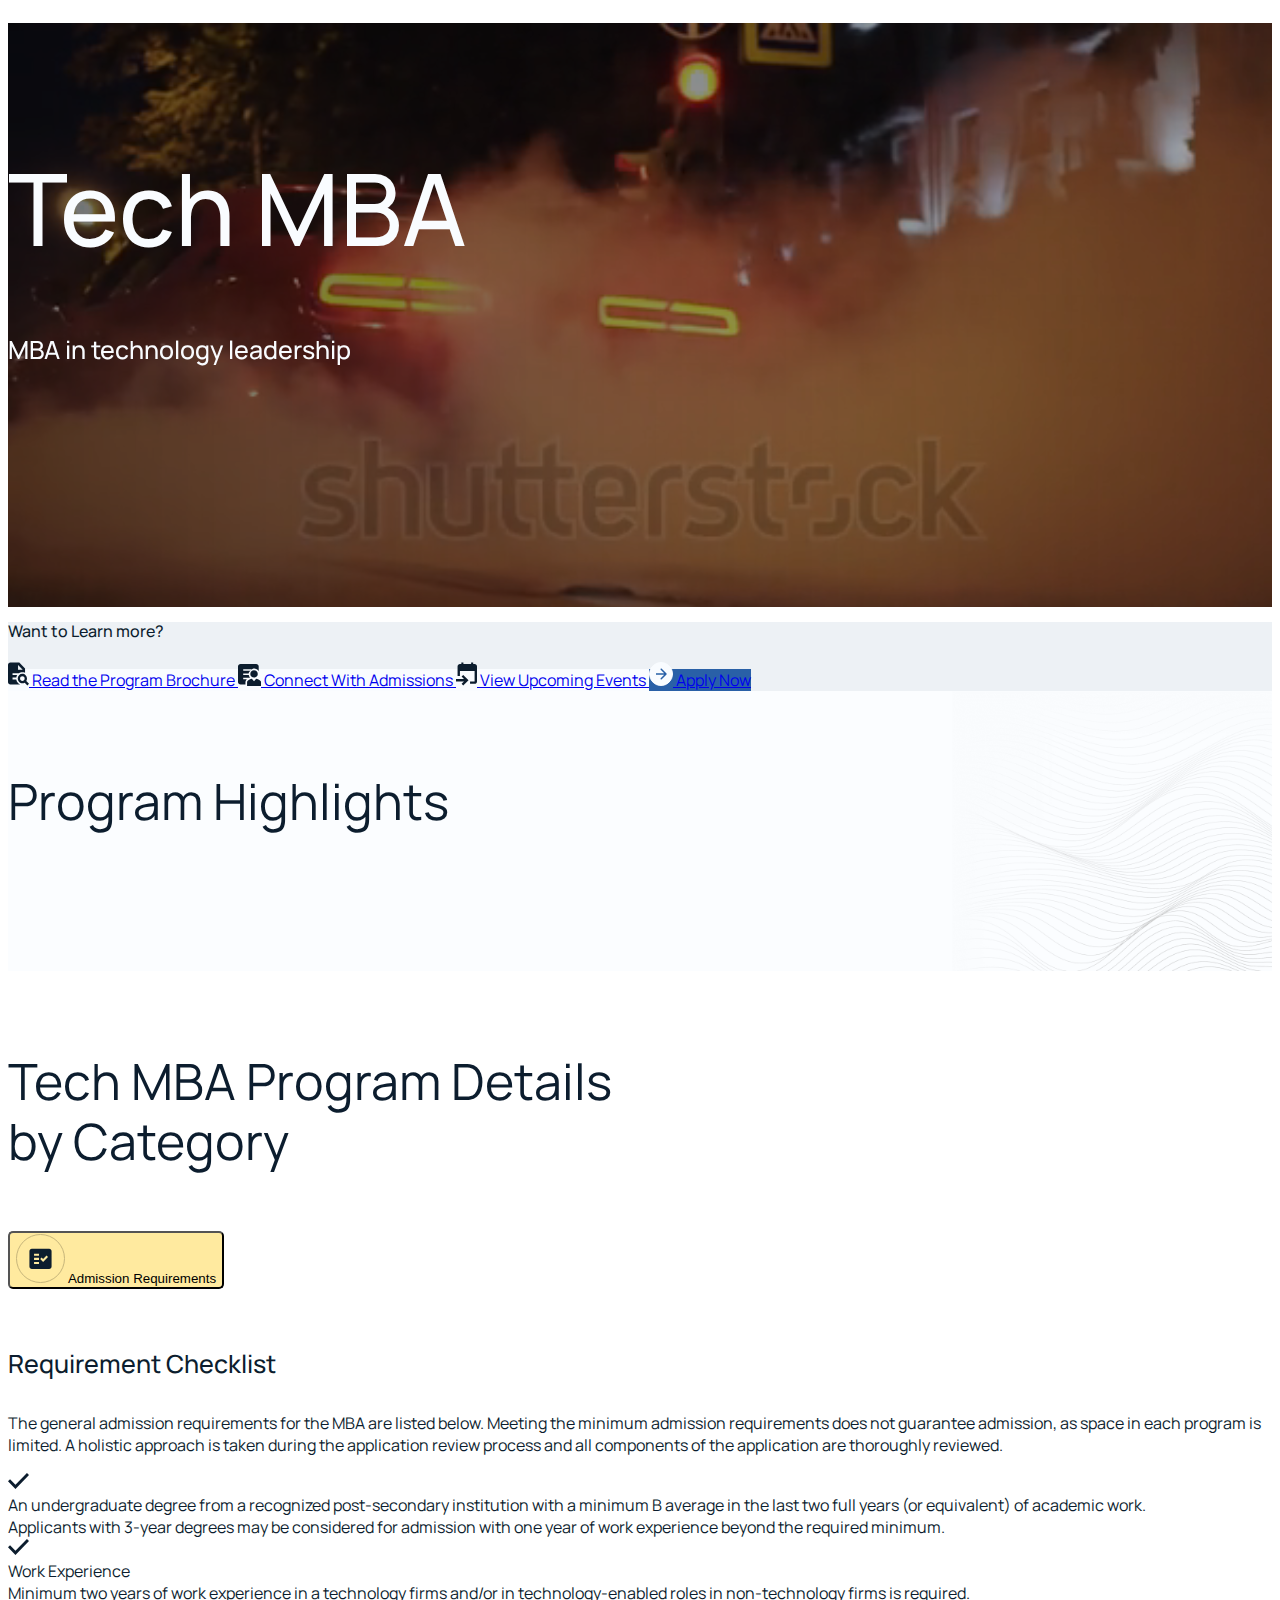
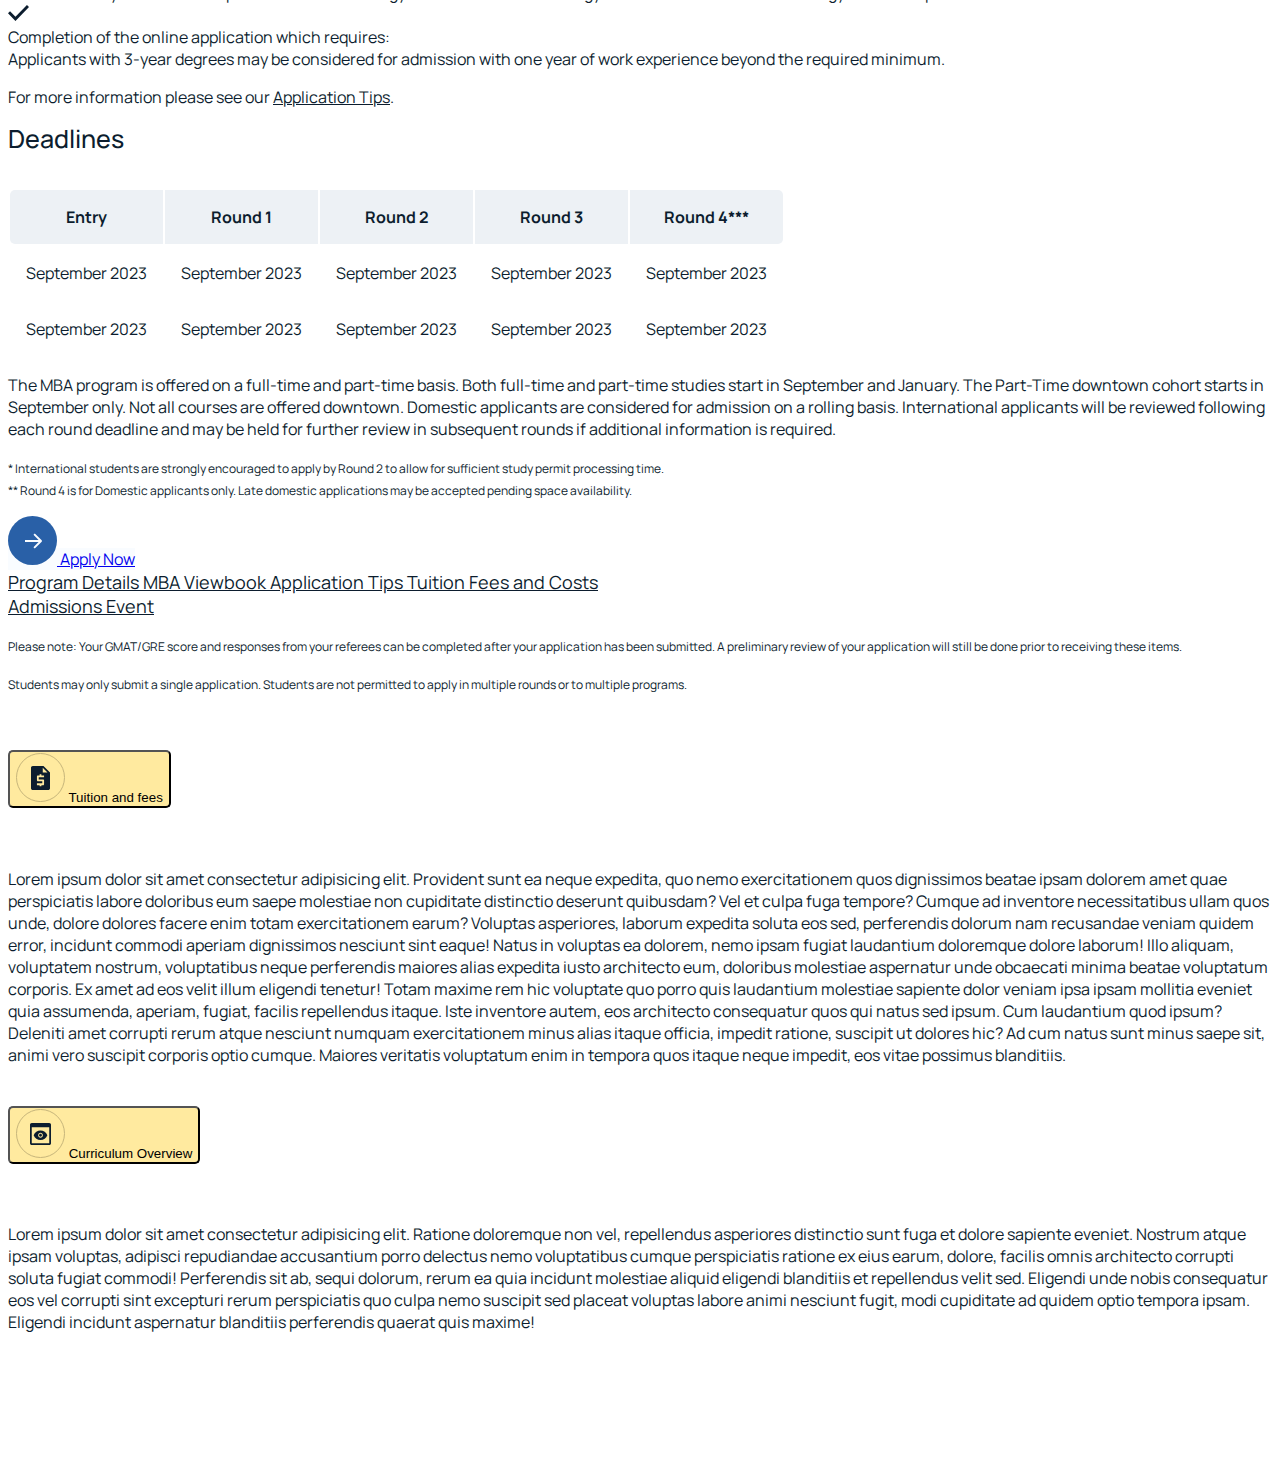
<file: index2.html>
<!doctype html>
<html lang="en">
  <head>
    <meta charset="utf-8">
    <meta name="viewport" content="width=device-width, initial-scale=1">
    <title>Tech MBA</title>
    <link href="https://cdn.jsdelivr.net/npm/bootstrap@5.3.0-alpha2/dist/css/bootstrap.min.css" rel="stylesheet" integrity="sha384-aFq/bzH65dt+w6FI2ooMVUpc+21e0SRygnTpmBvdBgSdnuTN7QbdgL+OapgHtvPp" crossorigin="anonymous">

    <link rel="preconnect" href="https://fonts.googleapis.com">
    <link rel="preconnect" href="https://fonts.gstatic.com" crossorigin>
    <link href="https://fonts.googleapis.com/css2?family=Manrope:wght@400;500&display=swap" rel="stylesheet">

    <link rel="stylesheet" href="./css/style.css">
  </head>
  <body>



    <section class="hero-section pt-0">
      <div class="container-fluid">
        <div class="hero-section--block rounded-2">
          <div class="hero-section--blink">
            <video src="./video/hero-bg.mp4" muted autoplay loop class="hero-section--bg-video"></video>
            <div class="hero-section--content">
              <div class="container">
                <h1 class="hero-section--title">
                  Tech MBA
                </h1>
                <h5 class="hero-section--subtitle">
                  MBA in technology leadership
                </h5>
              </div>
            </div>
          </div>
        </div>
      </div>
    </section>







    <section class="sm-reset-container-padding fixed-bottom-sm-sreen">
      <div class="container-fluid">
        <div class="bg-grey pt-2 pt-xl-4 rounded-2 position-relative overflow-hidden">
          <div class="container">

            <div class="d-flex gap-3 gap-lg-4 justify-content-start align-items-center flex-nowrap pb-2 pb-xl-4 sm-screen-scroll">
              <h4 class="text-black mb-0 d-none d-xl-block">Want to Learn more?</h4>
              <div class="vr d-none d-xl-block"></div>

              <a href="#0" class="btn btn-sm btn-light rounded-pill px-3 py-2 text-nowrap">
                <img src="./img/btn-icon-search.svg" alt="" class="me-1">
                Read the Program Brochure
              </a>
              <a href="#0" class="btn btn-sm btn-light rounded-pill px-3 py-2 text-nowrap">
                <img src="./img/btn-icon-admissions.svg" alt="" class="me-1">
                Connect With Admissions
              </a>
              <a href="#0" class="btn btn-sm btn-light rounded-pill px-3 py-2 text-nowrap">
                <img src="./img/btn-icon-events.svg" alt="" class="me-1">
                View Upcoming Events
              </a>
              <a href="#0" class="btn btn-sm btn-primary rounded-pill px-3 py-2 text-nowrap">
                <img src="./img/btn-icon-circle-arr.svg" alt="" class="me-1">
                Apply Now
              </a>

            </div>

          </div>
        </div>
      </div>
    </section>






    <section class="section-padding section-bg-abstract bg-right-bottom">
      <div class="container">
        <h2 class="section-title">
          Program Highlights
        </h2>

        <!-- <div class="d-flex row-gap-5 column-gap-4 justify-content-between align-items-start flex-wrap">

        </div> -->


        <div class="js-carousel-highlights owl-carousel owl-theme">
          <div class="item">
            <a href="#0" class="card card-sm rounded-2 border-0">
              <div class="card-img rounded-2 mb-3">
                <img src="./img/program-highlights-img-1.jpg" alt="">
              </div>
              <h4 class="card-title mb-0">
                16-month (4-term) full-time program
              </h4>
            </a>
          </div>
          <div class="item">
            <a href="#0" class="card card-sm rounded-2 border-0">
              <div class="card-img rounded-2 mb-3">
                <img src="./img/program-highlights-img-2.jpg" alt="">
              </div>
              <h4 class="card-title mb-0">
                40% of all total time dedicated to experiential learning
              </h4>
            </a>
          </div>
          <div class="item">
            <a href="#0" class="card card-sm rounded-2 border-0">
              <div class="card-img rounded-2 mb-3">
                <img src="./img/program-highlights-img-3.jpg" alt="">
              </div>
              <h4 class="card-title mb-0">
                12-week mandatory internship
              </h4>
            </a>
          </div>
      </div>


      </div>
    </section>









    <section>
      <div class="container-fluid">
        <div class="bg-warning py-4 rounded-2">
          <div class="container">

            <div class="owl-carousel owl-theme">
              <div class="item">
                <div class="slideer-content">
                  <div class="row">
                    <div class="col-lg-5">
                      <div class="slider-content--text mb-5">
                        <h2 class="section-title mb-5">
                          Embrace Disruption and Innovation
                        </h2>
                        <p>
                          Gain Insights from Our Tech MBA Program Instructors in Our Inspiring Video Series!
                        </p>
                      </div>
                    </div>
                    <div class="col-lg-7">
                      <div class="slider-content--img-video">
                        <img src="./img/slide-img-1.jpg" alt="" class="rounded-3">
                      </div>
                    </div>
                  </div>
                </div>
              </div>

              <div class="item">
                <div class="slideer-content">
                  <div class="row">
                    <div class="col-lg-5">
                      <div class="slider-content--text mb-5">
                        <h2 class="section-title mb-5">
                          Lorem ipsum dolor sit.
                        </h2>
                        <p>
                          Lorem ipsum dolor sit amet consectetur, adipisicing elit. Obcaecati mollitia placeat rerum?
                        </p>
                      </div>
                    </div>
                    <div class="col-lg-7">
                      <div class="slider-content--img-video rounded-3">
                        <a class="owl-video" href="https://youtu.be/eEzD-Y97ges"></a>
                      </div>
                    </div>
                  </div>
                </div>
              </div>

          </div>
          </div>
        </div>
      </div>
    </section>








    <section class="section-padding">
      <div class="container">

        <h2 class="section-title mb-5">
          Tech MBA Program Details <br class="d-none d-lg-block" > by Category
        </h2>

        <div class="accordion tech-accordion" id="accordionExample">
          <div class="accordion-item">
            <h2 class="accordion-header">
              <button class="accordion-button" type="button" data-bs-toggle="collapse" data-bs-target="#collapseOne" aria-expanded="true" aria-controls="collapseOne">
                <img src="./img/accordion-icon-1.svg" alt="" class="me-3">
                Admission Requirements
              </button>
            </h2>
            <div id="collapseOne" class="accordion-collapse collapse show" data-bs-parent="#accordionExample">
              <div class="accordion-body">
                <h4 class="mb-4 fz-25 text-dark">
                  Requirement Checklist
                </h4>
                <p class="mb-5">
                  The general admission requirements for the MBA are listed below. Meeting the minimum admission requirements does not guarantee admission, as space in each program is limited. A holistic approach is taken during the application review process and all components of the application are thoroughly reviewed. 
                </p>
                <div class="card p-4 mb-3">
                  <div class="d-flex">
                    <div class="flex-shrink-0">
                      <img src="./img/icon-check.svg" alt="">
                    </div>
                    <div class="flex-grow-1 ms-4">
                      <div class="mb-3">
                        An undergraduate degree from a recognized post-secondary institution with a minimum B average in the last two full years (or equivalent) of academic work.
                      </div>
                      <div class="border-start ps-3">
                        Applicants with 3-year degrees may be considered for admission with one year of work experience beyond the required minimum.
                      </div>
                    </div>
                  </div>
                </div>
                <div class="card p-4 mb-3">
                  <div class="d-flex">
                    <div class="flex-shrink-0">
                      <img src="./img/icon-check.svg" alt="">
                    </div>
                    <div class="flex-grow-1 ms-4">
                      <div class="mb-3">
                        Work Experience
                      </div>
                      <div class="border-start ps-3">
                        Minimum two years of work experience in a technology firms and/or in technology-enabled roles in non-technology firms is required.
                      </div>
                    </div>
                  </div>
                </div>
                <div class="card p-4 mb-4">
                  <div class="d-flex">
                    <div class="flex-shrink-0">
                      <img src="./img/icon-check.svg" alt="">
                    </div>
                    <div class="flex-grow-1 ms-4">
                      <div class="mb-3">
                        Completion of the online application which requires:
                      </div>
                      <div class="border-start ps-3">
                        Applicants with 3-year degrees may be considered for admission with one year of work experience beyond the required minimum.
                      </div>
                    </div>
                  </div>
                </div>
                <p class="mb-5">
                  For more information please see our <a href="#0" class="text-color-inherit fw-medium">Application Tips</a>.
                </p>
                <h4 class="mb-4 fz-25 text-dark">
                  Deadlines
                </h4>
                <div class="table-responsive mb-5">
                  <table class="table table-hover table-borderless">
                    <thead>
                      <tr class="bg-grey rounded-3">
                        <th scope="col">Entry</th>
                        <th scope="col">Round 1</th>
                        <th scope="col">Round 2</th>
                        <th scope="col">Round 3</th>
                        <th scope="col">Round 4***</th>
                      </tr>
                    </thead>
                    <tbody>
                      <tr>
                        <td>September 2023</td>
                        <td>September 2023</td>
                        <td>September 2023</td>
                        <td>September 2023</td>
                        <td>September 2023</td>
                      </tr>
                      <tr>
                        <td>September 2023</td>
                        <td>September 2023</td>
                        <td>September 2023</td>
                        <td>September 2023</td>
                        <td>September 2023</td>
                      </tr>
                    </tbody>
                  </table>
                </div>
                <p class="mb-4">
                  The MBA program is offered on a full-time and part-time basis. Both full-time and part-time studies start in September and January. The Part-Time downtown cohort starts in September only. Not all courses are offered downtown. Domestic applicants are considered for admission on a rolling basis. International applicants will be reviewed following each round deadline and may be held for further review in subsequent rounds if additional information is required.
                </p>
                <p class="mb-5">
                  <small>
                    * International students are strongly encouraged to apply by Round 2 to allow for sufficient study permit processing time.
                    <br>
                    ** Round 4 is for Domestic applicants only. Late domestic applications may be accepted pending space availability.
                  </small>
                </p>
                <div class="">
                  <div class="">
                    <div class="mb-5 d-flex align-items-center justify-content-start flex-wrap gap-5">
                      <a href="#0" class="btn btn-light rounded-3 px-3 py-2 d-inline-block">
                        <img src="./img/icon-circle-arr-blue.svg" alt="" class="me-2">
                        Apply Now
                      </a>
                      <div class="mw-600 d-flex align-items-center justify-content-start flex-wrap row-gap-2 column-gap-5">
                        <a href="#0" class="fz-18 text-decoration-underline text-black fw-normal text-color-inherit">
                          Program Details
                        </a>
                        <a href="#0" class="fz-18 text-decoration-underline text-black fw-normal text-color-inherit">
                          MBA Viewbook
                        </a>
                        <a href="#0" class="fz-18 text-decoration-underline text-black fw-normal text-color-inherit">
                          Application Tips
                        </a>
                        <a href="#0" class="fz-18 text-decoration-underline text-black fw-normal text-color-inherit">
                          Tuition Fees and Costs
                        </a>
                        <a href="#0" class="fz-18 text-decoration-underline text-black fw-normal text-color-inherit">
                          Admissions Event
                        </a>
                      </div>
                    </div>
                  </div>
                </div>
                <p class="mb-3">
                  <small>
                    Please note: Your GMAT/GRE score and responses from your referees can be completed after your application has been submitted. A preliminary review of your application will still be done prior to receiving these items.
                  </small>
                </p>
                <p class="mb-0">
                  <small>
                    Students may only submit a single application. Students are not permitted to apply in multiple rounds or to multiple programs.
                  </small>
                </p>
              </div>
            </div>
          </div>

          <div class="accordion-item">
            <h2 class="accordion-header">
              <button class="accordion-button collapsed" type="button" data-bs-toggle="collapse" data-bs-target="#collapseTwo" aria-expanded="false" aria-controls="collapseTwo">
                <img src="./img/accordion-icon-2.svg" alt="" class="me-3">
                Tuition and fees
              </button>
            </h2>
            <div id="collapseTwo" class="accordion-collapse collapse" data-bs-parent="#accordionExample">
              <div class="accordion-body">
                Lorem ipsum dolor sit amet consectetur adipisicing elit. Provident sunt ea neque expedita, quo nemo exercitationem quos dignissimos beatae ipsam dolorem amet quae perspiciatis labore doloribus eum saepe molestiae non cupiditate distinctio deserunt quibusdam? Vel et culpa fuga tempore? Cumque ad inventore necessitatibus ullam quos unde, dolore dolores facere enim totam exercitationem earum? Voluptas asperiores, laborum expedita soluta eos sed, perferendis dolorum nam recusandae veniam quidem error, incidunt commodi aperiam dignissimos nesciunt sint eaque! Natus in voluptas ea dolorem, nemo ipsam fugiat laudantium doloremque dolore laborum! Illo aliquam, voluptatem nostrum, voluptatibus neque perferendis maiores alias expedita iusto architecto eum, doloribus molestiae aspernatur unde obcaecati minima beatae voluptatum corporis. Ex amet ad eos velit illum eligendi tenetur! Totam maxime rem hic voluptate quo porro quis laudantium molestiae sapiente dolor veniam ipsa ipsam mollitia eveniet quia assumenda, aperiam, fugiat, facilis repellendus itaque. Iste inventore autem, eos architecto consequatur quos qui natus sed ipsum. Cum laudantium quod ipsum? Deleniti amet corrupti rerum atque nesciunt numquam exercitationem minus alias itaque officia, impedit ratione, suscipit ut dolores hic? Ad cum natus sunt minus saepe sit, animi vero suscipit corporis optio cumque. Maiores veritatis voluptatum enim in tempora quos itaque neque impedit, eos vitae possimus blanditiis.
              </div>
            </div>
          </div>

          <div class="accordion-item">
            <h2 class="accordion-header">
              <button class="accordion-button collapsed" type="button" data-bs-toggle="collapse" data-bs-target="#collapseThree" aria-expanded="false" aria-controls="collapseThree">
                <img src="./img/accordion-icon-3.svg" alt="" class="me-3">
                Curriculum Overview
              </button>
            </h2>
            <div id="collapseThree" class="accordion-collapse collapse" data-bs-parent="#accordionExample">
              <div class="accordion-body">
                Lorem ipsum dolor sit amet consectetur adipisicing elit. Ratione doloremque non vel, repellendus asperiores distinctio sunt fuga et dolore sapiente eveniet. Nostrum atque ipsam voluptas, adipisci repudiandae accusantium porro delectus nemo voluptatibus cumque perspiciatis ratione ex eius earum, dolore, facilis omnis architecto corrupti soluta fugiat commodi! Perferendis sit ab, sequi dolorum, rerum ea quia incidunt molestiae aliquid eligendi blanditiis et repellendus velit sed. Eligendi unde nobis consequatur eos vel corrupti sint excepturi rerum perspiciatis quo culpa nemo suscipit sed placeat voluptas labore animi nesciunt fugit, modi cupiditate ad quidem optio tempora ipsam. Eligendi incidunt aspernatur blanditiis perferendis quaerat quis maxime!
              </div>
            </div>
          </div>
        </div>
      </div>
    </section>








    <script src="https://cdn.jsdelivr.net/npm/bootstrap@5.3.0-alpha2/dist/js/bootstrap.bundle.min.js" integrity="sha384-qKXV1j0HvMUeCBQ+QVp7JcfGl760yU08IQ+GpUo5hlbpg51QRiuqHAJz8+BrxE/N" crossorigin="anonymous"></script>

    <script src="https://code.jquery.com/jquery-3.6.4.min.js" integrity="sha256-oP6HI9z1XaZNBrJURtCoUT5SUnxFr8s3BzRl+cbzUq8=" crossorigin="anonymous"></script>


    <script src="./js/owl.carousel.min.js"></script>

    <script>
      $('.js-carousel-highlights').owlCarousel({
          loop:true,
          margin:10,
          nav:false,
          autoplay:true,
          autoplayTimeout:2000,
          autoplayHoverPause:true,
          lazyLoad:true,
          responsive:{
            0:{
                items:1
              },
              600:{
                  items:2
              },
              1000:{
                  items:3
              }
          }
      });

      $('.owl-carousel').owlCarousel({
          loop:true,
          margin:40,
          nav:true,
          autoplay:true,
          autoplayTimeout:3000,
          autoplayHoverPause:true,
          video:true,
          lazyLoad:true,
          center:true,
          responsive:{
            0:{
                items:1
              },
              600:{
                  items:1
              },
              1000:{
                  items:1
              }
          }
      });
    </script>
  </body>
</html>
</file>
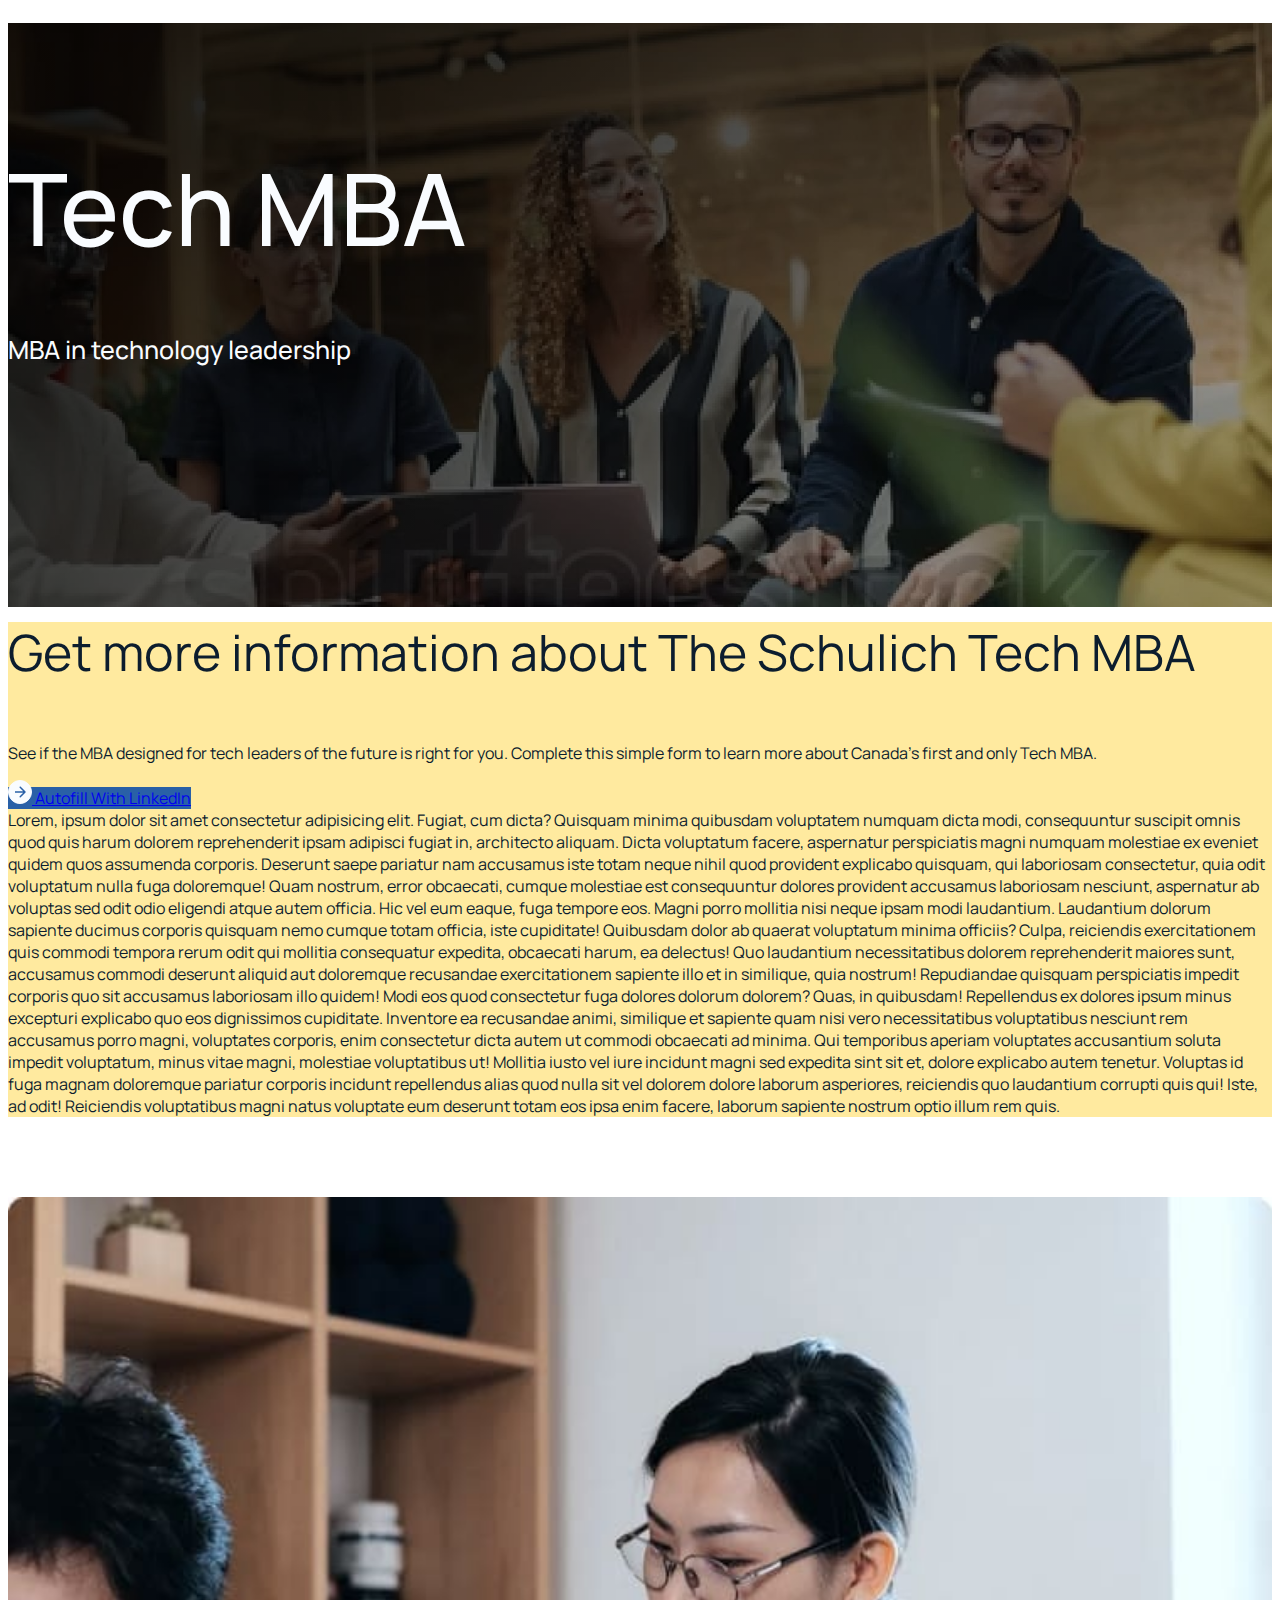
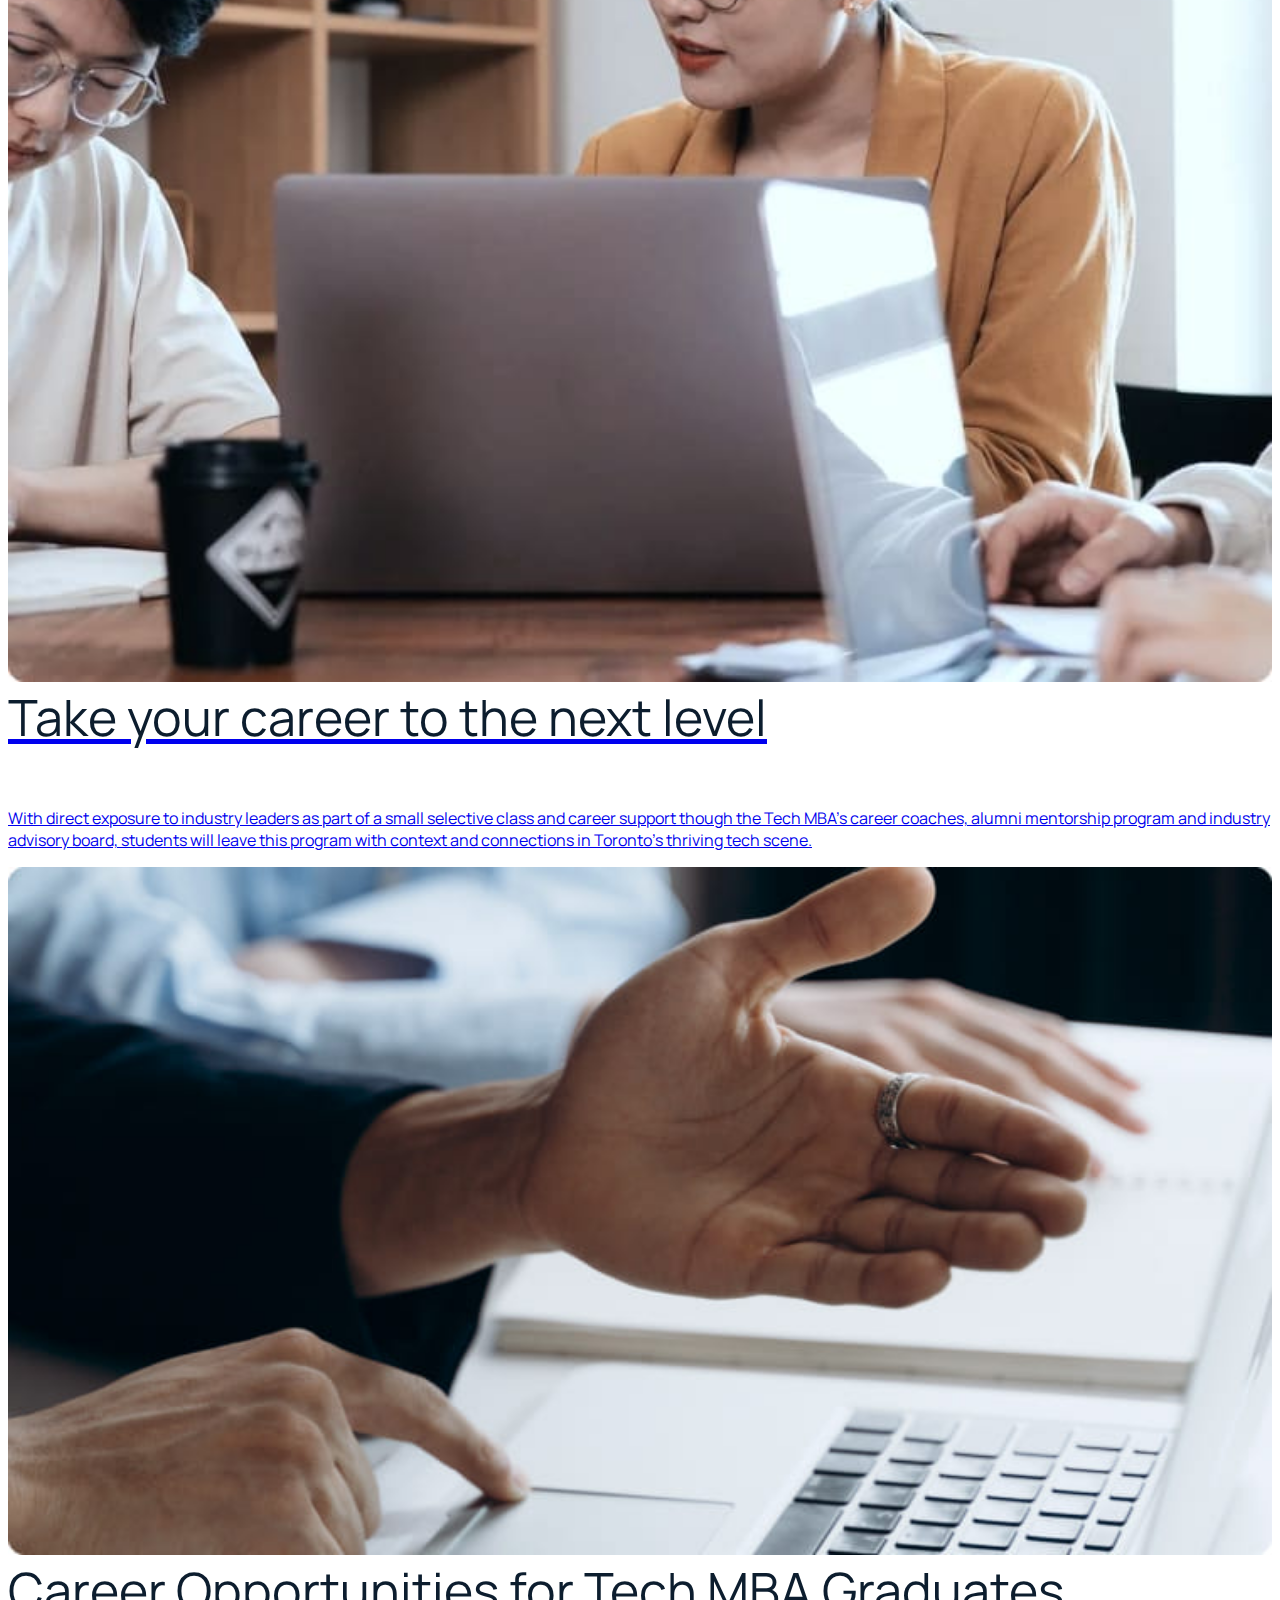
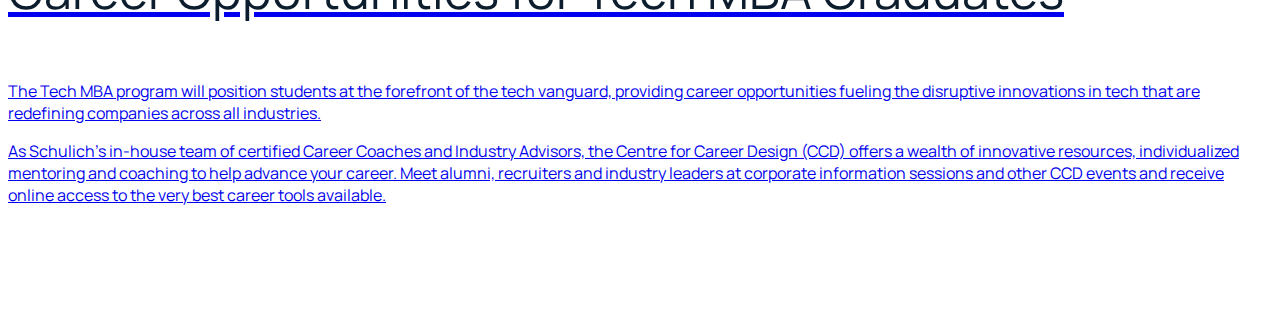
<file: lp.html>
<!doctype html>
<html lang="en">
  <head>
    <meta charset="utf-8">
    <meta name="viewport" content="width=device-width, initial-scale=1">
    <title>Tech MBA</title>
    <link href="https://cdn.jsdelivr.net/npm/bootstrap@5.3.0-alpha2/dist/css/bootstrap.min.css" rel="stylesheet" integrity="sha384-aFq/bzH65dt+w6FI2ooMVUpc+21e0SRygnTpmBvdBgSdnuTN7QbdgL+OapgHtvPp" crossorigin="anonymous">

    <link rel="preconnect" href="https://fonts.googleapis.com">
    <link rel="preconnect" href="https://fonts.gstatic.com" crossorigin>
    <link href="https://fonts.googleapis.com/css2?family=Manrope:wght@400;500&display=swap" rel="stylesheet">

    <link rel="stylesheet" href="./css/style.css">
  </head>
  <body>




    <section class="hero-section">
      <div class="container-fluid">
        <div class="hero-section--block rounded-2">
          <div class="hero-section--blink hero-section--bg-image">
            <div class="hero-section--content">
              <div class="container">
                <h1 class="hero-section--title">
                  Tech MBA
                </h1>
                <h5 class="hero-section--subtitle">
                  MBA in technology leadership
                </h5>
              </div>
            </div>
          </div>
        </div>
      </div>
    </section>









    <section>
      <div class="container-fluid">
        <div class="bg-warning py-5 rounded-2">
          <div class="container">
            
            <div class="row">
              <div class="col-lg-5">
                <div class="h-100 d-flex flex-column justify-content-center align-items-start mb-5">
                  <h2 class="section-title mb-5">
                    Get more information about The Schulich Tech MBA
                  </h2>
                  <p class="mb-5">
                    See if the MBA designed for tech leaders of the future is right for you. Complete this simple form to learn more about Canada’s first and only Tech MBA.
                  </p>
                  <a href="#0" class="btn btn-sm btn-primary rounded-pill px-3 py-2">
                    <img src="./img/btn-icon-circle-arr.svg" alt="" class="me-1">
                    Autofill With LinkedIn
                  </a>
                </div>
              </div>
              <div class="col-lg-7">
                <div class="form-container p-4 rounded-2 bg-white">
                  Lorem, ipsum dolor sit amet consectetur adipisicing elit. Fugiat, cum dicta? Quisquam minima quibusdam voluptatem numquam dicta modi, consequuntur suscipit omnis quod quis harum dolorem reprehenderit ipsam adipisci fugiat in, architecto aliquam. Dicta voluptatum facere, aspernatur perspiciatis magni numquam molestiae ex eveniet quidem quos assumenda corporis. Deserunt saepe pariatur nam accusamus iste totam neque nihil quod provident explicabo quisquam, qui laboriosam consectetur, quia odit voluptatum nulla fuga doloremque! Quam nostrum, error obcaecati, cumque molestiae est consequuntur dolores provident accusamus laboriosam nesciunt, aspernatur ab voluptas sed odit odio eligendi atque autem officia. Hic vel eum eaque, fuga tempore eos. Magni porro mollitia nisi neque ipsam modi laudantium. Laudantium dolorum sapiente ducimus corporis quisquam nemo cumque totam officia, iste cupiditate! Quibusdam dolor ab quaerat voluptatum minima officiis? Culpa, reiciendis exercitationem quis commodi tempora rerum odit qui mollitia consequatur expedita, obcaecati harum, ea delectus! Quo laudantium necessitatibus dolorem reprehenderit maiores sunt, accusamus commodi deserunt aliquid aut doloremque recusandae exercitationem sapiente illo et in similique, quia nostrum! Repudiandae quisquam perspiciatis impedit corporis quo sit accusamus laboriosam illo quidem! Modi eos quod consectetur fuga dolores dolorum dolorem? Quas, in quibusdam! Repellendus ex dolores ipsum minus excepturi explicabo quo eos dignissimos cupiditate. Inventore ea recusandae animi, similique et sapiente quam nisi vero necessitatibus voluptatibus nesciunt rem accusamus porro magni, voluptates corporis, enim consectetur dicta autem ut commodi obcaecati ad minima. Qui temporibus aperiam voluptates accusantium soluta impedit voluptatum, minus vitae magni, molestiae voluptatibus ut! Mollitia iusto vel iure incidunt magni sed expedita sint sit et, dolore explicabo autem tenetur. Voluptas id fuga magnam doloremque pariatur corporis incidunt repellendus alias quod nulla sit vel dolorem dolore laborum asperiores, reiciendis quo laudantium corrupti quis qui! Iste, ad odit! Reiciendis voluptatibus magni natus voluptate eum deserunt totam eos ipsa enim facere, laborum sapiente nostrum optio illum rem quis.
                </div>
              </div>
            </div>

          </div>
          </div>
        </div>
      </div>
    </section>






    <section class="section-padding">
      <div class="container">

        <div class="d-flex flex-column flex-lg-row row-gap-5 column-gap-3 column-gap-md-4 column-gap-lg-5 justify-content-between align-items-start">

          <a href="#0" class="card rounded-2 border-0 text-decoration-none w-100">
            <div class="card-img rounded-2 mb-3">
              <img src="./img/program-highlights-img-1.jpg" alt="">
            </div>
            <h3 class="section-title mb-4">
              Take your career to the next level
            </h3>
            <p class="mb-0">
              With direct exposure to industry leaders as part of a small selective class and career support though the Tech MBA’s career coaches, alumni mentorship program and industry advisory board, students will leave this program with context and connections in Toronto’s thriving tech scene.
            </p>
          </a>

          <a href="#0" class="card rounded-2 border-0 text-decoration-none w-100">
            <div class="card-img rounded-2 mb-3">
              <img src="./img/program-highlights-img-3.jpg" alt="">
            </div>
            <h3 class="section-title mb-4">
              Career Opportunities for Tech MBA Graduates
            </h3>
            <p>
              The Tech MBA program will position students at the forefront of the tech vanguard, providing career opportunities fueling the disruptive innovations in tech that are redefining companies across all industries.
            </p>
            <p class="mb-0">
              As Schulich’s in-house team of certified Career Coaches and Industry Advisors, the Centre for Career Design (CCD) offers a wealth of innovative resources, individualized mentoring and coaching to help advance your career. Meet alumni, recruiters and industry leaders at corporate information sessions and other CCD events and receive online access to the very best career tools available.
            </p>
          </a>

        </div>
      </div>
    </section>







    <script src="https://cdn.jsdelivr.net/npm/bootstrap@5.3.0-alpha2/dist/js/bootstrap.bundle.min.js" integrity="sha384-qKXV1j0HvMUeCBQ+QVp7JcfGl760yU08IQ+GpUo5hlbpg51QRiuqHAJz8+BrxE/N" crossorigin="anonymous"></script>

    <script src="https://code.jquery.com/jquery-3.6.4.min.js" integrity="sha256-oP6HI9z1XaZNBrJURtCoUT5SUnxFr8s3BzRl+cbzUq8=" crossorigin="anonymous"></script>


  </body>
</html>
</file>
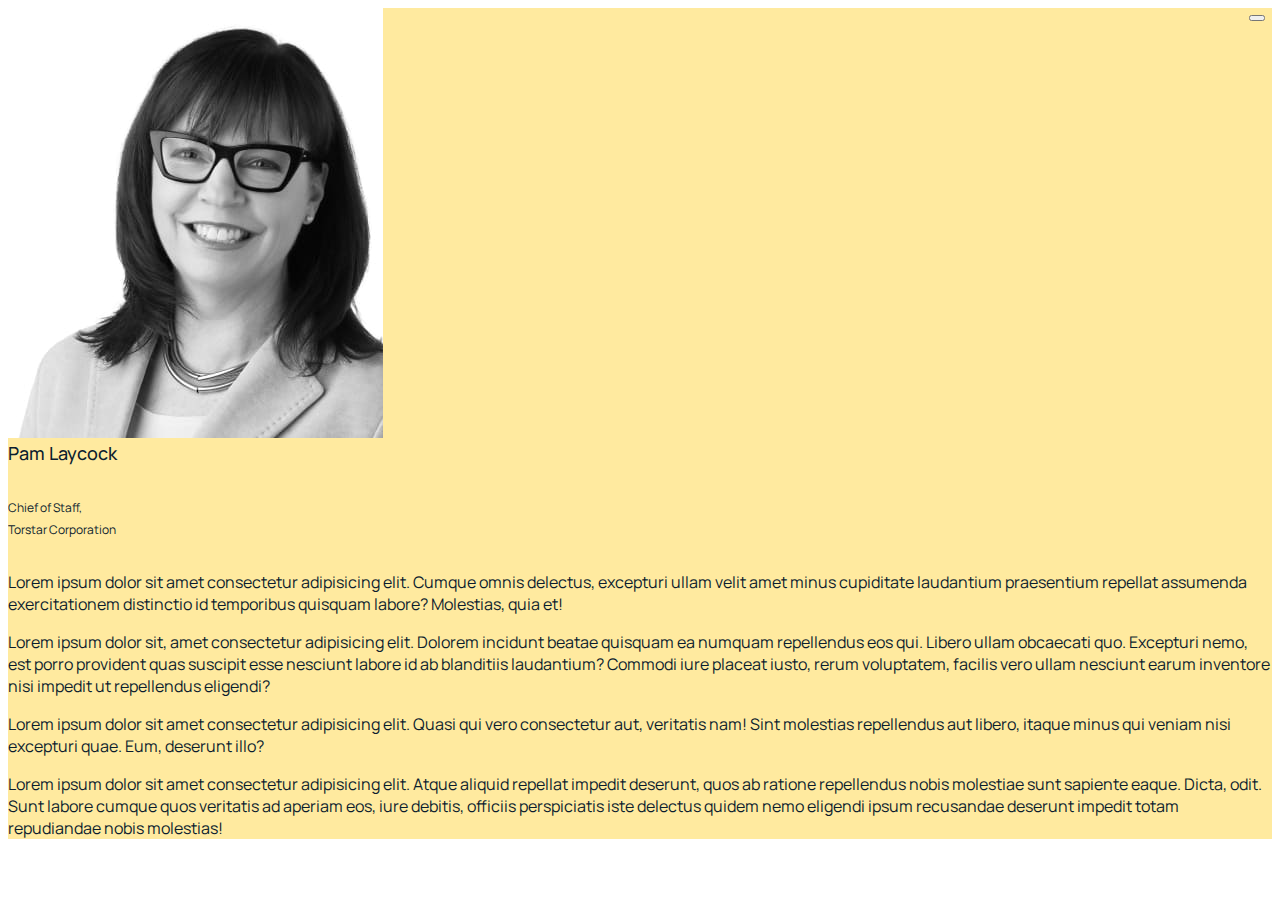
<file: modal.html>
<!doctype html>
<html lang="en">
  <head>
    <meta charset="utf-8">
    <meta name="viewport" content="width=device-width, initial-scale=1">
    <title>Tech MBA</title>
    <link href="https://cdn.jsdelivr.net/npm/bootstrap@5.3.0-alpha2/dist/css/bootstrap.min.css" rel="stylesheet" integrity="sha384-aFq/bzH65dt+w6FI2ooMVUpc+21e0SRygnTpmBvdBgSdnuTN7QbdgL+OapgHtvPp" crossorigin="anonymous">

    <link rel="preconnect" href="https://fonts.googleapis.com">
    <link rel="preconnect" href="https://fonts.gstatic.com" crossorigin>
    <link href="https://fonts.googleapis.com/css2?family=Manrope:wght@400;500&display=swap" rel="stylesheet">

    <link rel="stylesheet" href="./css/style.css">
  </head>
  <body>



    <section>
      <div class="container-fluid">
        <div class="bg-warning py-5 rounded-2">
          <div class="container">

            <div class="modal-dialog modal-lg modal-dialog-centered">
              <div class="modal-content">
                <div class="modal-body">
                  <button type="button" class="btn-close btn-close-right-top" data-bs-dismiss="modal" aria-label="Close"></button>
                  <div class="d-block d-lg-flex">
                    <div class="w-min-md-275 bg-warning p-3 p-lg-4 rounded-2">
                      <div class="card card-sm rounded-3 border-0 text-start p-0">
                        <img src="./img/card-photo-pam-laycock.jpg" alt="" class="mb-3 rounded-3 img-fluid">
                        <h5 class="smaller">
                          Pam Laycock
                        </h5>
                        <p class="mb-0 lh-1">
                          <small>
                            Chief of Staff,  
                            <br>
                            Torstar Corporation
                          </small>
                        </p>
                      </div>
                    </div>
                    <div class="p-3 px-0 p-lg-4 px-xl-5">
                      <p class="mb-3">
                        Lorem ipsum dolor sit amet consectetur adipisicing elit. Cumque omnis delectus, excepturi ullam velit amet minus cupiditate laudantium praesentium repellat assumenda exercitationem distinctio id temporibus quisquam labore? Molestias, quia et!
                      </p>
                      <p class="mb-3">
                        Lorem ipsum dolor sit, amet consectetur adipisicing elit. Dolorem incidunt beatae quisquam ea numquam repellendus eos qui. Libero ullam obcaecati quo. Excepturi nemo, est porro provident quas suscipit esse nesciunt labore id ab blanditiis laudantium? Commodi iure placeat iusto, rerum voluptatem, facilis vero ullam nesciunt earum inventore nisi impedit ut repellendus eligendi?
                      </p>
                      <p class="mb-3">
                        Lorem ipsum dolor sit amet consectetur adipisicing elit. Quasi qui vero consectetur aut, veritatis nam! Sint molestias repellendus aut libero, itaque minus qui veniam nisi excepturi quae. Eum, deserunt illo?
                      </p>
                      <p class="mb-3">
                        Lorem ipsum dolor sit amet consectetur adipisicing elit. Atque aliquid repellat impedit deserunt, quos ab ratione repellendus nobis molestiae sunt sapiente eaque. Dicta, odit. Sunt labore cumque quos veritatis ad aperiam eos, iure debitis, officiis perspiciatis iste delectus quidem nemo eligendi ipsum recusandae deserunt impedit totam repudiandae nobis molestias!
                      </p>
                    </div>
                  </div>
                </div>
              </div>
            </div>

          </div>
        </div>
      </div>
    </section>





    <script src="https://cdn.jsdelivr.net/npm/bootstrap@5.3.0-alpha2/dist/js/bootstrap.bundle.min.js" integrity="sha384-qKXV1j0HvMUeCBQ+QVp7JcfGl760yU08IQ+GpUo5hlbpg51QRiuqHAJz8+BrxE/N" crossorigin="anonymous"></script>

    <script src="https://code.jquery.com/jquery-3.6.4.min.js" integrity="sha256-oP6HI9z1XaZNBrJURtCoUT5SUnxFr8s3BzRl+cbzUq8=" crossorigin="anonymous"></script>


  </body>
</html>
</file>
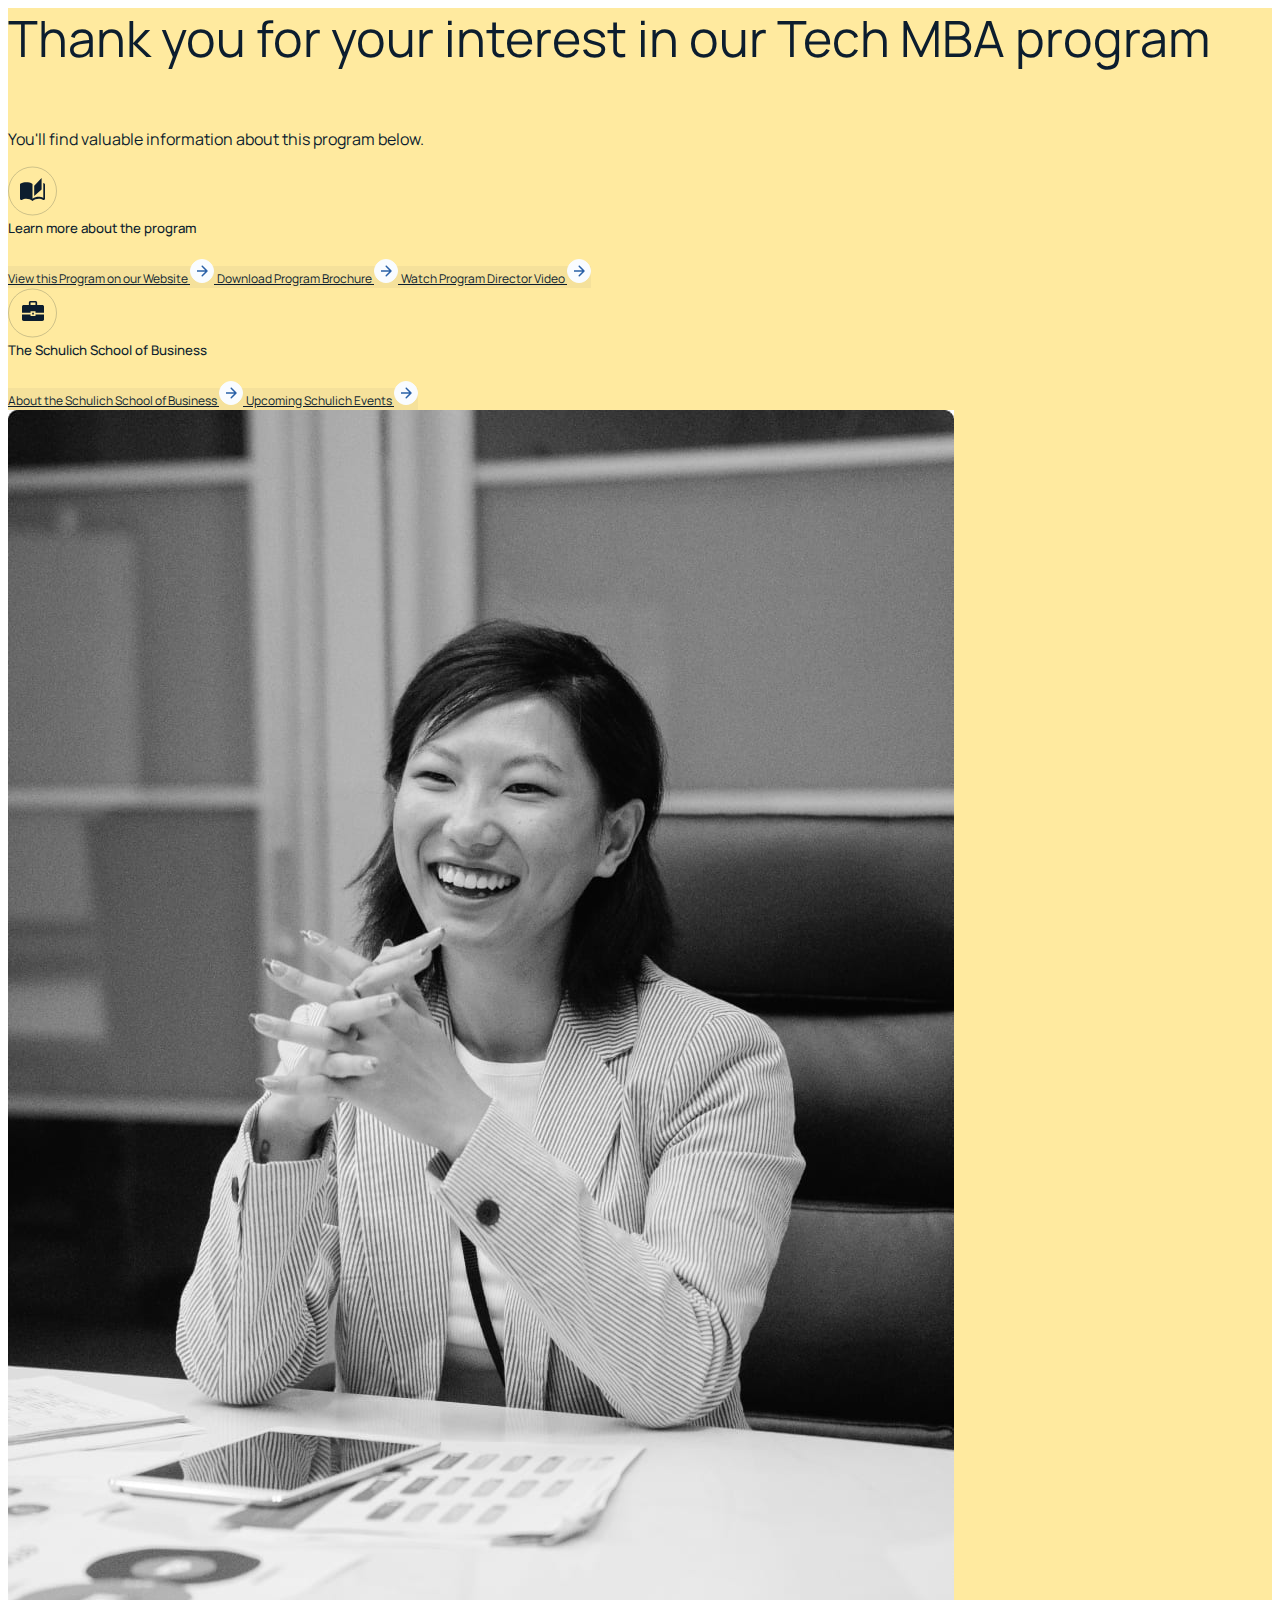
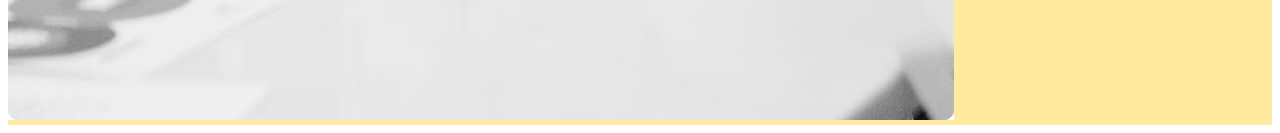
<file: ty.html>
<!doctype html>
<html lang="en">
  <head>
    <meta charset="utf-8">
    <meta name="viewport" content="width=device-width, initial-scale=1">
    <title>Tech MBA</title>
    <link href="https://cdn.jsdelivr.net/npm/bootstrap@5.3.0-alpha2/dist/css/bootstrap.min.css" rel="stylesheet" integrity="sha384-aFq/bzH65dt+w6FI2ooMVUpc+21e0SRygnTpmBvdBgSdnuTN7QbdgL+OapgHtvPp" crossorigin="anonymous">

    <link rel="preconnect" href="https://fonts.googleapis.com">
    <link rel="preconnect" href="https://fonts.gstatic.com" crossorigin>
    <link href="https://fonts.googleapis.com/css2?family=Manrope:wght@400;500&display=swap" rel="stylesheet">

    <link rel="stylesheet" href="./css/style.css">
  </head>
  <body>



    <section>
      <div class="container-fluid">
        <div class="bg-warning py-5 rounded-2">
          <div class="container">
            
            <div class="row justify-content-between">
              <div class="col-lg-6">
                <div class="h-100 d-flex flex-column justify-content-center align-items-start mb-5">
                  <div class="d-block">
                    <h2 class="section-title mb-5">
                      Thank you for your interest in our Tech MBA program
                    </h2>
                    <p class="mb-4 mb-lg-5">
                      You'll find valuable information about this program below.
                    </p>
                    <div class="row">
                      <div class="col-lg-6 mb-5 mb-lg-0">
                        <div class="d-flex align-items-center mb-4">
                          <div class="flex-shrink-0">
                            <img src="./img/icon-circle-book.svg" alt="">
                          </div>
                          <h5 class="flex-grow-1 mt-0 mb-0 ms-3">
                            Learn more about the program
                          </h5>
                        </div>
                        <a href="#0" class="btn w-100 btn-warning text-black rounded-2 py-3 px-4 mb-3 text-start d-flex align-items-center justify-content-between">
                          <small>
                            View this Program on our Website
                          </small>
                          <img src="./img/btn-icon-circle-arr.svg" alt="" class="ms-1">
                        </a>
                        <a href="#0" class="btn w-100 btn-warning text-black rounded-2 py-3 px-4 mb-3 text-start d-flex align-items-center justify-content-between">
                          <small>
                            Download Program Brochure
                          </small>
                          <img src="./img/btn-icon-circle-arr.svg" alt="" class="ms-1">
                        </a>
                        <a href="#0" class="btn w-100 btn-warning text-black rounded-2 py-3 px-4 mb-3 text-start d-flex align-items-center justify-content-between">
                          <small>
                            Watch Program Director Video
                          </small>
                          <img src="./img/btn-icon-circle-arr.svg" alt="" class="ms-1">
                        </a>
                      </div>

                      <div class="col-lg-6">
                        <div class="d-flex align-items-center mb-4">
                          <div class="flex-shrink-0">
                            <img src="./img/icon-circle-bag.svg" alt="">
                          </div>
                          <h5 class="flex-grow-1 mt-0 mb-0 ms-3">
                            The Schulich School of Business
                          </h5>
                        </div>
                        <a href="#0" class="btn w-100 btn-warning text-black rounded-2 py-3 px-4 mb-3 text-start d-flex align-items-center justify-content-between">
                          <small>
                            About the Schulich School of Business
                          </small>
                          <img src="./img/btn-icon-circle-arr.svg" alt="" class="ms-1">
                        </a>
                        <a href="#0" class="btn w-100 btn-warning text-black rounded-2 py-3 px-4 mb-3 text-start d-flex align-items-center justify-content-between">
                          <small>
                            Upcoming Schulich Events
                          </small>
                          <img src="./img/btn-icon-circle-arr.svg" alt="" class="ms-1">
                        </a>
                      </div>
                    </div>
                  </div>
                </div>
              </div>
              <div class="col-lg-5">
                <img src="./img/thank-you-img-1.jpg" alt="" class="rounded-2 img-fluid">
              </div>
            </div>

          </div>
          </div>
        </div>
      </div>
    </section>







    <script src="https://cdn.jsdelivr.net/npm/bootstrap@5.3.0-alpha2/dist/js/bootstrap.bundle.min.js" integrity="sha384-qKXV1j0HvMUeCBQ+QVp7JcfGl760yU08IQ+GpUo5hlbpg51QRiuqHAJz8+BrxE/N" crossorigin="anonymous"></script>

    <script src="https://code.jquery.com/jquery-3.6.4.min.js" integrity="sha256-oP6HI9z1XaZNBrJURtCoUT5SUnxFr8s3BzRl+cbzUq8=" crossorigin="anonymous"></script>


  </body>
</html>
</file>
<file: css/style.css>
/* OWL CAROUSEL */

/**
 * Owl Carousel v2.3.4
 * Copyright 2013-2018 David Deutsch
 * Licensed under: SEE LICENSE IN https://github.com/OwlCarousel2/OwlCarousel2/blob/master/LICENSE
 */
/*
 *  Owl Carousel - Core
 */
 .owl-carousel {
  display: none;
  width: 100%;
  -webkit-tap-highlight-color: transparent;
  /* position relative and z-index fix webkit rendering fonts issue */
  position: relative;
  z-index: 1; }
  .owl-carousel .owl-stage {
    position: relative;
    -ms-touch-action: pan-Y;
    touch-action: manipulation;
    -moz-backface-visibility: hidden;
    /* fix firefox animation glitch */ }
  .owl-carousel .owl-stage:after {
    content: ".";
    display: block;
    clear: both;
    visibility: hidden;
    line-height: 0;
    height: 0; }
  .owl-carousel .owl-stage-outer {
    position: relative;
    overflow: hidden;
    /* fix for flashing background */
    -webkit-transform: translate3d(0px, 0px, 0px); }
  .owl-carousel .owl-wrapper,
  .owl-carousel .owl-item {
    -webkit-backface-visibility: hidden;
    -moz-backface-visibility: hidden;
    -ms-backface-visibility: hidden;
    -webkit-transform: translate3d(0, 0, 0);
    -moz-transform: translate3d(0, 0, 0);
    -ms-transform: translate3d(0, 0, 0); }
  .owl-carousel .owl-item {
    position: relative;
    min-height: 1px;
    float: left;
    -webkit-backface-visibility: hidden;
    -webkit-tap-highlight-color: transparent;
    -webkit-touch-callout: none; }
  .owl-carousel .owl-item img {
    display: block;
    width: 100%; }
  .owl-carousel .owl-nav.disabled,
  .owl-carousel .owl-dots.disabled {
    display: none; }
  .owl-carousel .owl-nav .owl-prev,
  .owl-carousel .owl-nav .owl-next,
  .owl-carousel .owl-dot {
    cursor: pointer;
    -webkit-user-select: none;
    -khtml-user-select: none;
    -moz-user-select: none;
    -ms-user-select: none;
    user-select: none; }
  .owl-carousel .owl-nav button.owl-prev,
  .owl-carousel .owl-nav button.owl-next,
  .owl-carousel button.owl-dot {
    background: none;
    color: inherit;
    border: none;
    padding: 0 !important;
    font: inherit; }
  .owl-carousel.owl-loaded {
    display: block; }
  .owl-carousel.owl-loading {
    opacity: 0;
    display: block; }
  .owl-carousel.owl-hidden {
    opacity: 0; }
  .owl-carousel.owl-refresh .owl-item {
    visibility: hidden; }
  .owl-carousel.owl-drag .owl-item {
    -ms-touch-action: pan-y;
        touch-action: pan-y;
    -webkit-user-select: none;
    -moz-user-select: none;
    -ms-user-select: none;
    user-select: none; }
  .owl-carousel.owl-grab {
    cursor: move;
    cursor: grab; }
  .owl-carousel.owl-rtl {
    direction: rtl; }
  .owl-carousel.owl-rtl .owl-item {
    float: right; }

/* No Js */
.no-js .owl-carousel {
  display: block; }

/*
 *  Owl Carousel - Animate Plugin
 */
.owl-carousel .animated {
  animation-duration: 1000ms;
  animation-fill-mode: both; }

.owl-carousel .owl-animated-in {
  z-index: 0; }

.owl-carousel .owl-animated-out {
  z-index: 1; }

.owl-carousel .fadeOut {
  animation-name: fadeOut; }

@keyframes fadeOut {
  0% {
    opacity: 1; }
  100% {
    opacity: 0; } }

/*
 * 	Owl Carousel - Auto Height Plugin
 */
.owl-height {
  transition: height 500ms ease-in-out; }

/*
 * 	Owl Carousel - Lazy Load Plugin
 */
.owl-carousel .owl-item {
  /**
			This is introduced due to a bug in IE11 where lazy loading combined with autoheight plugin causes a wrong
			calculation of the height of the owl-item that breaks page layouts
		 */ }
  .owl-carousel .owl-item .owl-lazy {
    opacity: 0;
    transition: opacity 400ms ease; }
  .owl-carousel .owl-item .owl-lazy[src^=""], .owl-carousel .owl-item .owl-lazy:not([src]) {
    max-height: 0; }
  .owl-carousel .owl-item img.owl-lazy {
    transform-style: preserve-3d; }

/*
 * 	Owl Carousel - Video Plugin
 */
.owl-carousel .owl-video-wrapper {
  position: relative;
  height: 100%;
  background: #000; }

.owl-carousel .owl-video-play-icon {
  position: absolute;
  height: 80px;
  width: 80px;
  left: 50%;
  top: 50%;
  margin-left: -40px;
  margin-top: -40px;
  background: url("../img/owl.video.play.png") no-repeat;
  cursor: pointer;
  z-index: 1;
  -webkit-backface-visibility: hidden;
  transition: transform 100ms ease; }

.owl-carousel .owl-video-play-icon:hover {
  -ms-transform: scale(1.3, 1.3);
      transform: scale(1.3, 1.3); }

.owl-carousel .owl-video-playing .owl-video-tn,
.owl-carousel .owl-video-playing .owl-video-play-icon {
  display: none; }

.owl-carousel .owl-video-tn {
  opacity: 0;
  height: 100%;
  background-position: center center;
  background-repeat: no-repeat;
  background-size: contain;
  transition: opacity 400ms ease; }

.owl-carousel .owl-video-frame {
  position: relative;
  z-index: 1;
  height: 100%;
  width: 100%; }


/*
 * 	Default theme - Owl Carousel CSS File
 */
.owl-theme .owl-nav {
  margin-top: 24px;
  text-align: center;
  margin-bottom: 15px;
  -webkit-tap-highlight-color: transparent; }
  .owl-theme .owl-nav [class*='owl-'] {
    color: #FFF;
    font-size: 14px;
    margin: 5px;
    padding: 4px 7px;
    background: #D6D6D6;
    display: inline-block;
    cursor: pointer;
    border-radius: 3px; }
    .owl-theme .owl-nav [class*='owl-']:hover {
      background: #0C1D2E;
      color: #FFF;
      text-decoration: none; }
  .owl-theme .owl-nav .disabled {
    opacity: 0.5;
    cursor: default; }

.owl-theme .owl-nav.disabled + .owl-dots {
  margin-top: 10px; }

.owl-theme .owl-dots {
  text-align: center;
  -webkit-tap-highlight-color: transparent; }
  .owl-theme .owl-dots .owl-dot {
    display: inline-block;
    zoom: 1;
    *display: inline; }
    .owl-theme .owl-dots .owl-dot span {
      width: 10px;
      height: 10px;
      margin: 5px 7px;
      background: #E7D594;
      display: block;
      -webkit-backface-visibility: visible;
      transition: opacity 200ms ease;
      border-radius: 30px; }
    .owl-theme .owl-dots .owl-dot.active span, .owl-theme .owl-dots .owl-dot:hover span {
      background: #0C1D2E; }

.owl-carousel .owl-nav button.owl-prev, .owl-carousel .owl-nav button.owl-next {
  width: 50px;
  border-radius: 50%;
  height: 50px;
  background-color: #fff;
  font-size: 26px;
}


/* END OWL CAROUSEL */
























/* STYLE */

body {
  font-family: 'Manrope', sans-serif;
  color: #0C1D2E;
}

.h1, .h2, .h3, .h4, .h5, .h6, h1, h2, h3, h4, h5, h6 {
  font-weight: 500;
  line-height: 1.2;
  color: #0C1D2E;
  margin-top: 0;
}

h5.smaller,
.h5.smaller {
  font-size: 18px;
}

.text-white {
  color: #F9FCFF !important;
}
.text-primary {
  color: #2960A7 !important;
}
.text-black {
  color: #0C1D2E !important;
}
.text-grey-1 {
  color: #53606D !important;
}

.bg-grey {
  background-color: #EDF1F5;
}

.bg-warning {
  background-color: #FFEA9F !important;
}

.text-color-inherit {
  color: inherit;
}

.small, small {
  font-size: 12px;
}

.fz-18 {
  font-size: 18px !important;
}
.fz-25 {
  font-size: 25px !important;
}

.mw-600 {
  width: 100%;
  max-width: 600px;
}
@media (min-width: 767px) {
  .w-min-md-275 {
    min-width: 275px;
  }
}

.btn-close-right-top {
  position: absolute;
  top: 15px;
  right: 15px;
}

.section-padding {
  padding-top: 80px;
  padding-bottom: 80px;
}
.section-title {
  margin-bottom: 60px;
  font-size: 50px;
  font-weight: 400;
  color: #0C1D2E !important;
}
@media (max-width: 767px) {
  .section-title {
    margin-bottom: 30px;
    font-size: 38px;
  }
  .section-padding {
    padding-top: 50px;
    padding-bottom: 50px;
  }
}
@media (min-width: 1400px) {
  .container {
    max-width: 1200px;
  }
}

.section-bg-abstract {
  background-image: url(../img/abstract-bg.png);
  background-size: contain;
  background-position: center center;
  background-repeat: no-repeat;
  background-color: #fbfdff;
}

@media (max-width: 1200px) {
  .fixed-bottom-sm-sreen {
    position: fixed;
    bottom: 0;
    left: 0;
    right: 0;
    z-index: 1022;
  }
  .sm-reset-container-padding.fixed-bottom-sm-sreen .rounded-2 {
    border-radius: 0 !important;
  }
  .sm-reset-container-padding.fixed-bottom-sm-sreen .container {
    padding-left: 10px;
  }
  .sm-reset-container-padding .container {
    padding: 0;
    width: 100%;
    max-width: 100%;
  }
  .sm-reset-container-padding .container-fluid {
    padding: 0;
    width: 100%;
    max-width: 100%;
  }
}


.bg-right-bottom {
  background-position: right bottom;
}

.border-start-primary-4 {
  border-left: 4px solid #2960A7;
}

.sm-screen-scroll {
  position: relative;
}
@media (max-width: 1200px) {
  .sm-screen-scroll {
    overflow-x: auto;
  }
}


/* btns */
.btn-warning {
  background-color: #F5E19B;
  border: none;
}
:not(.btn-check)+.btn-warning:active,
.btn-warning.active,
.btn-warning:hover,
.btn-warning:focus {
  background-color: #e3d9b6;
}

.btn-primary {
  background-color: #2960A7;
  border: none;
}

.btn-light {
  background-color: #F9FCFF;
  border: none;
}

.btn-group-lg>.btn, .btn-lg {
  font-size: 18px !important;
}












/* --- HERO SECTION --- */
.hero-section {
  position: relative;
  overflow: hidden;
  z-index: 1;
  padding: 15px 0;
}
.hero-section--block {
  position: relative;
  overflow: hidden;
}
.hero-section--content {
  position: relative;
  z-index: 4;
}
.hero-section--bg-video {
  position: absolute;
  top: 0;
  width: 100%;
  height: 100%;
  object-fit: cover;
  object-position: center top;
  z-index: -1;
}
.hero-section--bg-image {
  background-image: url(../img/hero-bg.jpg);
  background-repeat: no-repeat;
  background-size: cover;
  background-position: center center;
}
.hero-section--blink {
  position: relative;
  overflow: hidden;
  z-index: 2;
  background-color: #D9D9D9;
  padding-top: 125px;
  padding-bottom: 200px;
}
.hero-section--blink::before {
  content: "";
  display: inline-block;
  background: rgba(0,0,0,0.5);
  background: linear-gradient(90deg, rgba(0,0,0,0.9) 5%, rgba(0,0,0,0.6) 100%);
  position: absolute;
  top: 0;
  right: 0;
  bottom: 0;
  left: 0;
  opacity: 0.6;
}
.hero-section--title {
  font-size: 100px;
  color: #F9FCFF;
}
.hero-section--subtitle {
  font-size: 25px;
  color: #F9FCFF;
}

@media (max-width: 1199px) {
  .hero-section--title {
    font-size: 70px;
  }
}
@media (max-width: 1024px) {
  .hero-section--title {
    font-size: 64px;
  }
}
@media (max-width: 767px) {
  .hero-section--title {
    font-size: 52px;
  }
  .hero-section--subtitle {
    font-size: 22px;
  }
}
@media (max-width: 576px) {
  .hero-section--title {
    font-size: 48px;
  }
  .hero-section--subtitle {
    font-size: 20px;
  }
}

/* --- EMD HERO SECTION --- */









/* --- CARDS --- */

.card-sm {
  position: relative;
  overflow: hidden;
  display: block;
  text-decoration: none;
  width: 100%;
  max-width: 375px;
  background-color: transparent;
}

.card-sm:hover {
  text-decoration: none;
  color: inherit;
}
.card-sm:hover .card-img img {
  transform: scale(1.05);
}

.card-img {
  position: relative;
  overflow: hidden;
}
.card-img img {
  width: 100%;
  max-width: 100%;
  transition: all 0.3s ease-in-out;
}
.card-title {
  font-size: 25px;
  /* line-height: 1.3; */
}

@media (max-width: 991px) {
  .card-sm {
    max-width: 100%;
  }
}
@media (max-width: 767px) {
  .card-title {
    font-size: 20px;
  }
}

/* --- END CARDS --- */





/* --- SLIDER --- */
.slider-content {

}
.slider-content--text {

}
.slider-content--img-video {
  position: relative;
  overflow: hidden;
}
.slider-content--img-video img {
  width: 100%;
  max-width: 100%;
}
.owl-carousel .owl-video-wrapper {
  min-height: 420px;
  overflow: hidden;
  background-color: #ccc;
  border-radius: var(--bs-border-radius-lg);
}
.slider-content--img-video video {}

/* --- END SLIDER --- */











/* -- TECH ACCORDION -- */
.accordion {
  --bs-accordion-btn-icon-width: 3rem;
  --bs-accordion-btn-icon: url("/img/icon-arr-down.svg");
  --bs-accordion-btn-active-icon: url("/img/icon-arr-down.svg");
}
.accordion-button::after {
  background-image: var(--bs-accordion-btn-icon);
}
.accordion-button:not(.collapsed)::after {
  background-image: var(--bs-accordion-btn-active-icon);
}

.tech-accordion {}
.tech-accordion .accordion-body {
  padding-top: 40px;
  padding-bottom: 20px;
}
.tech-accordion .accordion-item {
  border: none;
  margin-bottom: 20px;
}
.tech-accordion .accordion-button {
  background-color: #FFEA9F;
  border-radius: 5px;
}

/* -- END TECH ACCORDION -- */





/* --- TABLE --- */
.table td,
.table th {
  padding: 1rem;
}
.table thead th:first-child {
  border-top-left-radius: 5px;
  border-bottom-left-radius: 5px;
}
.table thead th:last-child {
  border-top-right-radius: 5px;
  border-bottom-right-radius: 5px;
}
.table tbody td:first-child {
  border-top-left-radius: 5px;
  border-bottom-left-radius: 5px;
}
.table tbody td:last-child {
  border-top-right-radius: 5px;
  border-bottom-right-radius: 5px;
}
tbody tr,
tbody tr:nth-of-type(2n) {
  background-color: #fff;
}
/* --- END TABLE --- */




/* --- CARD TEAM --- */
.cards-team-container {
  display: flex;
  row-gap: 40px;
  column-gap: 30px;
  flex-wrap: wrap;
  position: relative;
  overflow: hidden;
}
.card-team {
  max-width: 215px;
  border: 0;
  position: relative;
  overflow: visible;
}
.card-team:hover {
  text-decoration: underline;
}
.card-team.card-team--line::after {
  content: "";
  display: inline-block;
  position: absolute;
  right: -15px;
  top: 0;
  width: 1px;
  height: 100%;
  background-color: #d3c68b;
}
.card-team.card-team--line:last-child::after {
  display: none;
}
@media (max-width: 767px) {
  .card-team.card-team--line::after {
    display: none;
  }
}
@media (max-width: 505px) {
  .card-team {
    max-width: 176px;
  }
}
@media (max-width: 424px) {
  .card-team {
    max-width: 150px;
  }
}
@media (max-width: 374px) {
  .card-team {
    max-width: 100%;
  }
}
/* --- END CARD TEAM --- */




/* --- MODAL --- */
.modalst {
  --bs-modal-zindex: 1055;
  --bs-modal-width: 500px;
  --bs-modal-padding: 1rem;
  --bs-modal-margin: 0.5rem;
  --bs-modal-color: ;
  --bs-modal-bg: var(--bs-body-bg);
  --bs-modal-border-color: var(--bs-border-color-translucent);
  --bs-modal-border-width: var(--bs-border-width);
  --bs-modal-border-radius: var(--bs-border-radius-lg);
  --bs-modal-box-shadow: 0 0.125rem 0.25rem rgba(0, 0, 0, 0.075);
  --bs-modal-inner-border-radius: calc(var(--bs-border-radius-lg) - (var(--bs-border-width)));
  --bs-modal-header-padding-x: 1rem;
  --bs-modal-header-padding-y: 1rem;
  --bs-modal-header-padding: 1rem 1rem;
  --bs-modal-header-border-color: var(--bs-border-color);
  --bs-modal-header-border-width: var(--bs-border-width);
  --bs-modal-title-line-height: 1.5;
  --bs-modal-footer-gap: 0.5rem;
  --bs-modal-footer-bg: ;
  --bs-modal-footer-border-color: var(--bs-border-color);
  --bs-modal-footer-border-width: var(--bs-border-width);
  position: fixed;
  top: 0;
  left: 0;
  z-index: var(--bs-modal-zindex);
  display: none;
  width: 100%;
  height: 100%;
  overflow-x: hidden;
  overflow-y: auto;
  outline: 0;
}

.modalst-dialog {
  position: relative;
  width: auto;
  margin: var(--bs-modal-margin);
  pointer-events: none;
}
.modalst.fade .modalst-dialog {
  transition: transform 0.3s ease-out;
  transform: translate(0, -50px);
}
@media (prefers-reduced-motion: reduce) {
  .modalst.fade .modalst-dialog {
    transition: none;
  }
}
.modalst.show .modalst-dialog {
  transform: none;
}
.modalst.modalst-static .modalst-dialog {
  transform: scale(1.02);
}

.modalst-dialog-scrollable {
  height: calc(100% - var(--bs-modal-margin) * 2);
}
.modalst-dialog-scrollable .modalst-content {
  max-height: 100%;
  overflow: hidden;
}
.modalst-dialog-scrollable .modalst-body {
  overflow-y: auto;
}

.modalst-dialog-centered {
  display: flex;
  align-items: center;
  min-height: calc(100% - var(--bs-modal-margin) * 2);
}

.modalst-content {
  position: relative;
  display: flex;
  flex-direction: column;
  width: 100%;
  color: var(--bs-modal-color);
  pointer-events: auto;
  background-color: var(--bs-modal-bg);
  background-clip: padding-box;
  border: var(--bs-modal-border-width) solid var(--bs-modal-border-color);
  border-radius: var(--bs-modal-border-radius);
  outline: 0;
}

.modalst-backdrop {
  --bs-backdrop-zindex: 1050;
  --bs-backdrop-bg: #000;
  --bs-backdrop-opacity: 0.5;
  position: fixed;
  top: 0;
  left: 0;
  z-index: var(--bs-backdrop-zindex);
  width: 100vw;
  height: 100vh;
  background-color: var(--bs-backdrop-bg);
}
.modalst-backdrop.fade {
  opacity: 0;
}
.modalst-backdrop.show {
  opacity: var(--bs-backdrop-opacity);
}

.modalst-header {
  display: flex;
  flex-shrink: 0;
  align-items: center;
  justify-content: space-between;
  padding: var(--bs-modal-header-padding);
  border-bottom: var(--bs-modal-header-border-width) solid var(--bs-modal-header-border-color);
  border-top-left-radius: var(--bs-modal-inner-border-radius);
  border-top-right-radius: var(--bs-modal-inner-border-radius);
}
.modalst-header .btn-close {
  padding: calc(var(--bs-modal-header-padding-y) * 0.5) calc(var(--bs-modal-header-padding-x) * 0.5);
  margin: calc(-0.5 * var(--bs-modal-header-padding-y)) calc(-0.5 * var(--bs-modal-header-padding-x)) calc(-0.5 * var(--bs-modal-header-padding-y)) auto;
}

.modalst-title {
  margin-bottom: 0;
  line-height: var(--bs-modal-title-line-height);
}

.modalst-body {
  position: relative;
  flex: 1 1 auto;
  padding: var(--bs-modal-padding);
}

.modalst-footer {
  display: flex;
  flex-shrink: 0;
  flex-wrap: wrap;
  align-items: center;
  justify-content: flex-end;
  padding: calc(var(--bs-modal-padding) - var(--bs-modal-footer-gap) * 0.5);
  background-color: var(--bs-modal-footer-bg);
  border-top: var(--bs-modal-footer-border-width) solid var(--bs-modal-footer-border-color);
  border-bottom-right-radius: var(--bs-modal-inner-border-radius);
  border-bottom-left-radius: var(--bs-modal-inner-border-radius);
}
.modalst-footer > * {
  margin: calc(var(--bs-modal-footer-gap) * 0.5);
}

@media (min-width: 576px) {
  .modalst {
    --bs-modal-margin: 1.75rem;
    --bs-modal-box-shadow: 0 0.5rem 1rem rgba(0, 0, 0, 0.15);
  }
  .modalst-dialog {
    max-width: var(--bs-modal-width);
    margin-right: auto;
    margin-left: auto;
  }
  .modalst-sm {
    --bs-modal-width: 300px;
  }
}
@media (min-width: 992px) {
  .modalst-lg,
  .modalst-xl {
    --bs-modal-width: 800px;
  }
}
@media (min-width: 1200px) {
  .modalst-xl {
    --bs-modal-width: 1140px;
  }
}
.modalst-fullscreen {
  width: 100vw;
  max-width: none;
  height: 100%;
  margin: 0;
}
.modalst-fullscreen .modalst-content {
  height: 100%;
  border: 0;
  border-radius: 0;
}
.modalst-fullscreen .modalst-header,
.modalst-fullscreen .modalst-footer {
  border-radius: 0;
}
.modalst-fullscreen .modalst-body {
  overflow-y: auto;
}

@media (max-width: 575.98px) {
  .modalst-fullscreen-sm-down {
    width: 100vw;
    max-width: none;
    height: 100%;
    margin: 0;
  }
  .modalst-fullscreen-sm-down .modalst-content {
    height: 100%;
    border: 0;
    border-radius: 0;
  }
  .modalst-fullscreen-sm-down .modalst-header,
  .modalst-fullscreen-sm-down .modalst-footer {
    border-radius: 0;
  }
  .modalst-fullscreen-sm-down .modalst-body {
    overflow-y: auto;
  }
}
@media (max-width: 767.98px) {
  .modalst-fullscreen-md-down {
    width: 100vw;
    max-width: none;
    height: 100%;
    margin: 0;
  }
  .modalst-fullscreen-md-down .modalst-content {
    height: 100%;
    border: 0;
    border-radius: 0;
  }
  .modalst-fullscreen-md-down .modalst-header,
  .modalst-fullscreen-md-down .modalst-footer {
    border-radius: 0;
  }
  .modalst-fullscreen-md-down .modalst-body {
    overflow-y: auto;
  }
}
@media (max-width: 991.98px) {
  .modalst-fullscreen-lg-down {
    width: 100vw;
    max-width: none;
    height: 100%;
    margin: 0;
  }
  .modalst-fullscreen-lg-down .modalst-content {
    height: 100%;
    border: 0;
    border-radius: 0;
  }
  .modalst-fullscreen-lg-down .modalst-header,
  .modalst-fullscreen-lg-down .modalst-footer {
    border-radius: 0;
  }
  .modalst-fullscreen-lg-down .modalst-body {
    overflow-y: auto;
  }
}
@media (max-width: 1199.98px) {
  .modalst-fullscreen-xl-down {
    width: 100vw;
    max-width: none;
    height: 100%;
    margin: 0;
  }
  .modalst-fullscreen-xl-down .modalst-content {
    height: 100%;
    border: 0;
    border-radius: 0;
  }
  .modalst-fullscreen-xl-down .modalst-header,
  .modalst-fullscreen-xl-down .modalst-footer {
    border-radius: 0;
  }
  .modalst-fullscreen-xl-down .modalst-body {
    overflow-y: auto;
  }
}
@media (max-width: 1399.98px) {
  .modalst-fullscreen-xxl-down {
    width: 100vw;
    max-width: none;
    height: 100%;
    margin: 0;
  }
  .modalst-fullscreen-xxl-down .modalst-content {
    height: 100%;
    border: 0;
    border-radius: 0;
  }
  .modalst-fullscreen-xxl-down .modalst-header,
  .modalst-fullscreen-xxl-down .modalst-footer {
    border-radius: 0;
  }
  .modalst-fullscreen-xxl-down .modalst-body {
    overflow-y: auto;
  }
}
/* --- END MODAL --- */
</file>
